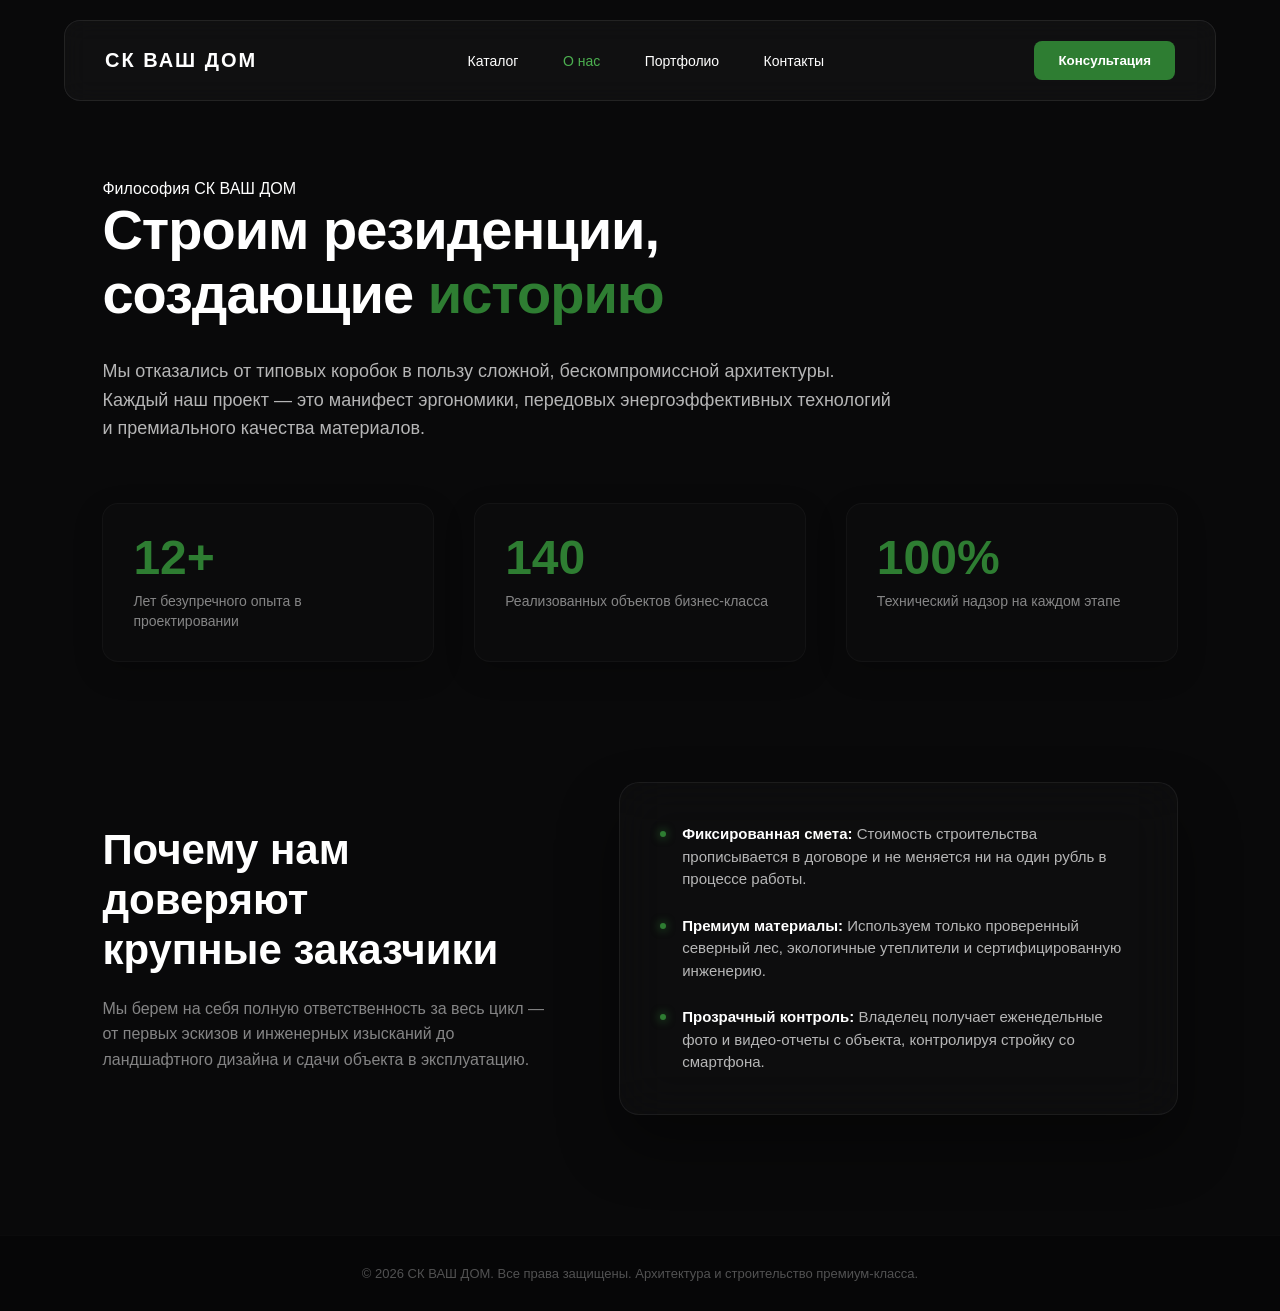
<file: about.html>
<!DOCTYPE html>
<html lang="ru">
<head>
    <meta charset="UTF-8">
    <meta name="viewport" content="width=device-width, initial-scale=1.0">
    <title>О компании — СК ВАШ ДОМ</title>
    <link rel="stylesheet" href="style.css">
</head>
<body class="portfolio-page-body dark-theme">

    <!-- Топ-панель навигации (Сквозная, как на всех страницах) -->
    <header class="header-glass dark-version">
        <div class="logo"><a href="index.html" class="logo-link">СК ВАШ ДОМ</a></div>
        <nav class="navigation">
            <a href="index.html#catalog" class="nav-link">Каталог</a>
            <a href="about.html" class="nav-link active">О нас</a>
            <a href="portfolio.html" class="nav-link">Портфолио</a>
            <a href="index.html#contacts" class="nav-link">Контакты</a>
        </nav>
        <!-- Автономный клик для мобилок, который мы вылизали -->
        <div class="burger-menu" id="burgerToggle" onclick="this.classList.toggle('active'); document.querySelector('.navigation').classList.toggle('active'); event.stopPropagation();">
            <span class="bar"></span>
            <span class="bar"></span>
            <span class="bar"></span>
        </div>
        <a href="https://vk.ru/sk.vashdom"><button class="btn-primary">Консультация</button></a>
    </header>

    <!-- Главный блок презентации бренда -->
    <section class="portfolio-hero">
        <div class="portfolio-container">
            <div class="portfolio-badge">Философия СК ВАШ ДОМ</div>
            <h1 class="portfolio-main-title">Строим резиденции,<br>создающие <span class="accent-green-text">историю</span></h1>
            <p class="about-lead-text">Мы отказались от типовых коробок в пользу сложной, бескомпромиссной архитектуры. Каждый наш проект — это манифест эргономики, передовых энергоэффективных технологий и премиального качества материалов.</p>
        </div>
    </section>

    <!-- Блок сочных премиум-показателей (Цифры) -->
    <section class="about-stats-section">
        <div class="portfolio-container">
            <div class="about-stats-grid">
                <div class="about-stat-card">
                    <span class="about-stat-num">12+</span>
                    <span class="about-stat-text">Лет безупречного опыта в проектировании</span>
                </div>
                <div class="about-stat-card">
                    <span class="about-stat-num">140</span>
                    <span class="about-stat-text">Реализованных объектов бизнес-класса</span>
                </div>
                <div class="about-stat-card">
                    <span class="about-stat-num">100%</span>
                    <span class="about-stat-text">Технический надзор на каждом этапе</span>
                </div>
            </div>
        </div>
    </section>

    <!-- Презентация стандартов качества (Плотное матовое стекло) -->
    <section class="about-standards-section">
        <div class="portfolio-container">
            <div class="standards-layout">
                
                <!-- Левая сторона: Смыслы -->
                <div class="standards-text-block">
                    <h2 class="standards-heading">Почему нам доверяют<br>крупные заказчики</h2>
                    <p class="standards-subheading">Мы берем на себя полную ответственность за весь цикл — от первых эскизов и инженерных изысканий до ландшафтного дизайна и сдачи объекта в эксплуатацию.</p>
                </div>

                <!-- Правая сторона: Роскошная стеклянная карточка -->
                <div class="standards-glass-card">
                    <ul class="standards-list">
                        <li>
                            <span class="list-bullet-dot"></span>
                            <p><strong>Фиксированная смета:</strong> Стоимость строительства прописывается в договоре и не меняется ни на один рубль в процессе работы.</p>
                        </li>
                        <li>
                            <span class="list-bullet-dot"></span>
                            <p><strong>Премиум материалы:</strong> Используем только проверенный северный лес, экологичные утеплители и сертифицированную инженерию.</p>
                        </li>
                        <li>
                            <span class="list-bullet-dot"></span>
                            <p><strong>Прозрачный контроль:</strong> Владелец получает еженедельные фото и видео-отчеты с объекта, контролируя стройку со смартфона.</p>
                        </li>
                    </ul>
                </div>

            </div>
        </div>
    </section>

    <!-- Подвал сайта -->
    <footer class="site-footer">
        <div class="footer-container">
            <p class="footer-copy">&copy; 2026 СК ВАШ ДОМ. Все права защищены. Архитектура и строительство премиум-класса.</p>
        </div>
    </footer>

</body>
</html>
</file>
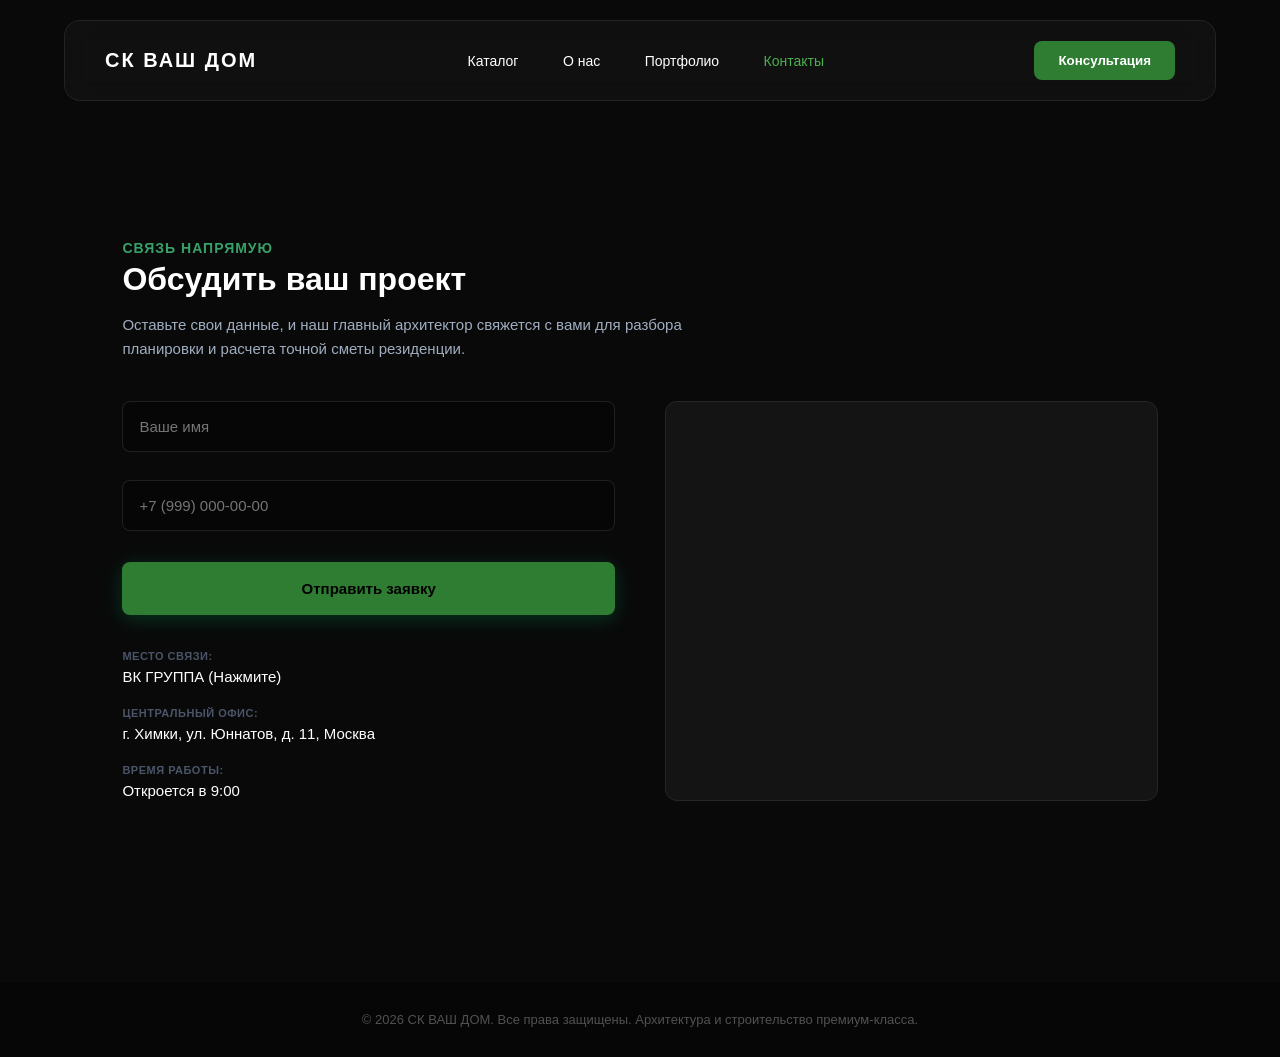
<file: contacts.html>
<!DOCTYPE html>
<html lang="ru">
<head>
    <meta charset="UTF-8">
    <meta name="viewport" content="width=device-width, initial-scale=1.0">
    <title>Контакты — СК ВАШ ДОМ</title>
    <link rel="stylesheet" href="style.css">
</head>
<body class="portfolio-page-body dark-theme">

    <!-- Топ-панель навигации (Сквозная для всего сайта) -->
    <header class="header-glass dark-version">
        <div class="logo"><a href="index.html" class="logo-link">СК ВАШ ДОМ</a></div>
        <nav class="navigation">
            <a href="index.html#catalog" class="nav-link">Каталог</a>
            <a href="about.html" class="nav-link">О нас</a>
            <a href="portfolio.html" class="nav-link">Портфолио</a>
            <a href="contacts.html" class="nav-link active">Контакты</a>
        </nav>
        <!-- Твой автономный бургер, который работает без сбоев -->
        <div class="burger-menu" id="burgerToggle" onclick="this.classList.toggle('active'); document.querySelector('.navigation').classList.toggle('active'); event.stopPropagation();">
            <span class="bar"></span>
            <span class="bar"></span>
            <span class="bar"></span>
        </div>
        <a href="https://vk.ru/sk.vashdom"><button class="btn-primary">Консультация</button></a>
    </header>

    <!-- Главный блок контактов -->
    <section class="contacts-page-section">
        <div class="portfolio-container">
   <!-- Главная секция контактов и формы -->
<div class="main-feedback-section">
    
    <!-- Верхний блок с заголовками -->
    <div class="feedback-header-block">
        <span class="feedback-subtitle">Связь напрямую</span>
        <h2 class="feedback-main-title">Обсудить ваш проект</h2>
        <p class="feedback-description">Оставьте свои данные, и наш главный архитектор свяжется с вами для разбора планировки и расчета точной сметы резиденции.</p>
    </div>

    <!-- ДВУХКОЛОНОЧНАЯ СЕТКА -->
    <div class="feedback-grid-container">
        
        <!-- ========================================================================= -->
        <!-- 1. ЛЕВАЯ КОЛОНКА (Форма анкеты + Текстовые контакты в самом низу) -->
        <!-- ========================================================================= -->
        <div class="feedback-left-column">
            
            <!-- Форма захвата (анкета) -->
            <form id="calcLeadForm" class="calc-submit-form" style="margin-bottom: 35px;">
                <input type="text" id="calcUserName" placeholder="Ваше имя" required class="calc-input" style="width:100%; margin-bottom:12px; box-sizing:border-box;">
                <input type="tel" id="calcUserPhone" placeholder="+7 (999) 000-00-00" required class="calc-input" style="width:100%; margin-bottom:15px; box-sizing:border-box;">
                <button type="submit" class="btn-calc-submit" style="width:100%; box-sizing:border-box;">Отправить заявку</button>
            </form>

            <!-- Текстовые контакты (будут отображаться строго под анкетой слева) -->
            <div class="text-contacts-list">
                <div class="contact-text-item">
                    <span class="contact-text-label">МЕСТО СВЯЗИ:</span>
                    <a href="https://vk.ru/sk.vashdom" class="contact-text-value">ВК ГРУППА (Нажмите)</a>
                </div>

                <div class="contact-text-item">
                    <span class="contact-text-label">ЦЕНТРАЛЬНЫЙ ОФИС:</span>
                    <p class="contact-text-value">г. Химки, ул. Юннатов, д. 11, Москва</p>
                </div>

                <div class="contact-text-item">
                    <span class="contact-text-label">ВРЕМЯ РАБОТЫ:</span>
                    <p class="contact-text-value">Откроется в 9:00</p>
                </div>
            </div>

        </div> <!-- КРИТИЧЕСКИ ВАЖНО: КОНЕЦ ЛЕВОЙ КОЛОНКИ -->

        <!-- ========================================================================= -->
        <!-- 2. ПРАВАЯ КОЛОНКА (Только карта, стоит напротив анкеты справа) -->
        <!-- ========================================================================= -->
        <div class="feedback-right-map-column">
            <iframe src="https://yandex.ru/map-widget/v1/?um=constructor%3Ac89b801d9ea30cec030c2c495d9890a23a6b76fe5142abfc5ab99b317c0b161a&amp;source=constructor" frameborder="0" allowfullscreen="true" class="yandex-page-map"></iframe>
        </div>

    </div> <!-- Конец двухколоночной сетки -->

</div>



            </div>
        </div>
    </section>

    <!-- Подвал сайта -->
    <footer class="site-footer">
        <div class="footer-container">
            <p class="footer-copy">&copy; 2026 СК ВАШ ДОМ. Все права защищены. Архитектура и строительство премиум-класса.</p>
        </div>
    </footer>

    <script src="script.js"></script>
</body>
</html>
</file>
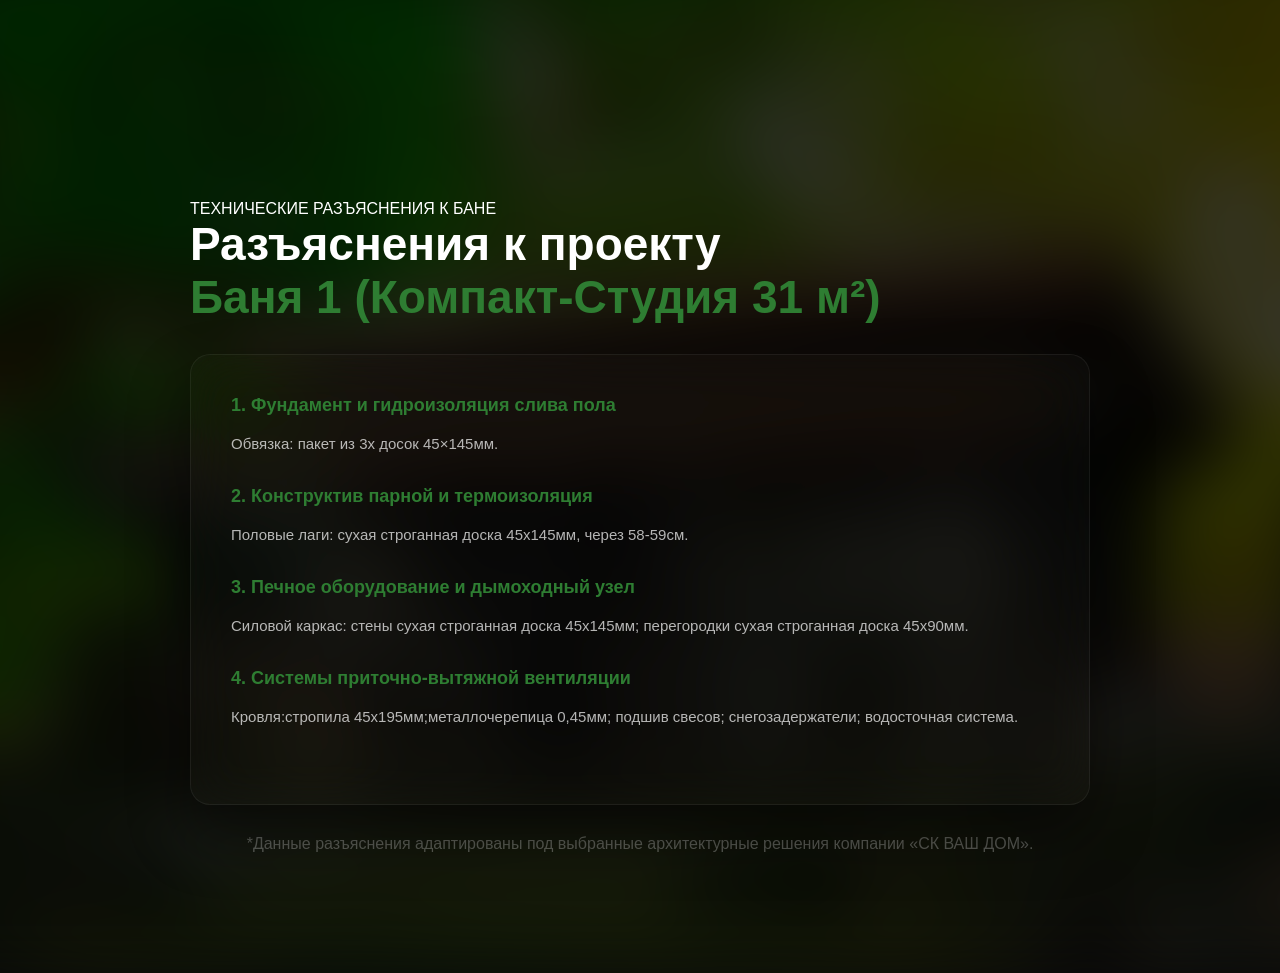
<file: info.html>
<!DOCTYPE html>
<html lang="ru">
<head>
    <meta charset="UTF-8">
    <meta name="viewport" content="width=device-width, initial-scale=1.0">
    <title>Разъяснения к проекту — СК ВАШ ДОМ</title>
    <link rel="stylesheet" href="style.css">
</head>
<body class="portfolio-page-body dark-theme" style="position: relative;">

    <!-- Сверхтехнологичный размытый премиум-фон (картинка подставится через JS) -->
    <div class="info-bg-blur" id="infoDynamicBg"></div>

    <section class="project-detail-section">
        <div class="portfolio-container" style="max-width: 900px; margin: 0 auto; padding-top: 40px;">
            
            <div class="portfolio-badge" id="infoTopBadge">Техническая документация</div>
            <h1 class="detail-title" style="margin-bottom: 30px;">Разъяснения к проекту <br><span class="accent-green-text" id="infoProjectName">Загрузка...</span></h1>
            
            <!-- Стеклянная карточка спецификаций -->
            <div class="standards-glass-card">
                
                <!-- Блок 1 -->
                <div class="calc-step-group" style="margin-bottom: 30px;">
                    <label class="step-label" style="color: var(--accent-green); font-size: 18px;" id="blockTitle1">1. Основание и фундамент</label>
                    <p style="color: rgba(255,255,255,0.7); line-height: 1.6; font-size: 15px; margin-top: 10px;" id="blockText1">
                        Загрузка технических данных...
                    </p>
                </div>

                <!-- Блок 2 -->
                <div class="calc-step-group" style="margin-bottom: 30px;">
                    <label class="step-label" style="color: var(--accent-green); font-size: 18px;" id="blockTitle2">2. Конструктив стен и каркас</label>
                    <p style="color: rgba(255,255,255,0.7); line-height: 1.6; font-size: 15px; margin-top: 10px;" id="blockText2">
                        Загрузка технических данных...
                    </p>
                </div>

                <!-- Блок 3 -->
                <div class="calc-step-group" style="margin-bottom: 30px;">
                    <label class="step-label" style="color: var(--accent-green); font-size: 18px;" id="blockTitle3">3. Кровля и остекление</label>
                    <p style="color: rgba(255,255,255,0.7); line-height: 1.6; font-size: 15px; margin-top: 10px;" id="blockText3">
                        Загрузка технических данных...
                    </p>
                </div>

                <!-- Блок 4 -->
                <div class="calc-step-group">
                    <label class="step-label" style="color: var(--accent-green); font-size: 18px;" id="blockTitle4">4. Инженерное обеспечение</label>
                    <p style="color: rgba(255,255,255,0.7); line-height: 1.6; font-size: 15px; margin-top: 10px;" id="blockText4">
                        Загрузка технических данных...
                    </p>
                </div>

            </div>

            <p class="plan-note" style="margin-top: 30px; text-align: center; color: rgba(255,255,255,0.3);">*Данные разъяснения адаптированы под выбранные архитектурные решения компании «СК ВАШ ДОМ».</p>
        </div>
    </section>

       <!-- УМНЫЙ ДВИЖОК ИНДИВИДУАЛЬНЫХ СПЕЦИФИКАЦИЙ ДЛЯ 20 ПРОЕКТОВ -->
    <script>
         
        document.addEventListener('DOMContentLoaded', () => {
            // 1. Получаем ID проекта из адресной строки
            const urlParams = new URLSearchParams(window.location.search);
            const projectId = parseInt(urlParams.get('id')) || 1;

            // 2. БАЗА ДАННЫХ С ИНДИВИДУАЛЬНЫМИ ТЕКСТАМИ ПОД КАЖДЫЙ ДОМ И БАНЮ
             const SPEC_DATABASE = {
               1: {
                    name: 'Баня 1 (Компакт-Студия 31 м²)',
                    bg: 'img/1.jpg',
                    b1: 'Обвязка: пакет из 3х досок 45×145мм.',
                    b2: 'Половые лаги: сухая строганная доска 45х145мм, через 58-59см.',
                    b3: 'Силовой каркас: стены сухая строганная доска 45х145мм; перегородки сухая строганная доска 45х90мм.',
                    b4: 'Кровля:стропила 45х195мм;металлочерепица 0,45мм; подшив свесов; снегозадержатели; водосточная система.'
                },
                2: {
                    name: 'Баня 2 (A-Frame Лаунж 42.2 м²)',
                    bg: 'img/2.jpg',
                    b1: 'Усиленный свайный фундамент под высокую треугольную кровлю. Двойная гидроизоляция обвязочного контура.',
                    b2: 'А-фрейм каркас с шагом стропил 590 мм. Перекрестное утепление 200 мм под круглогодичное использование.',
                    b3: 'Панорамное фасадное остекление в пол (закаленное стекло 6 мм). Кровля — кликфальц PRO Anthracite.',
                    b4: 'Вентиляция «Басту». Чугунная печь-камин в облицовке из змеевика для мягкого пара.'
                },
                3: {
                    name: 'Баня 3 (Эргономик-Классик 31.1 м²)',
                    bg: 'img/3.jpg',
                    b1: 'Железобетонные забивные сваи 150х150 мм. Обвязка пакетом сухой строганой доски.',
                    b2: 'Традиционный силовой каркас. Раздельные зоны парной и мойки по 4.2 м² для максимального комфорта.',
                    b3: 'Металлочерепица Grand Line Satin 0.5 мм. Окна REHAU 60мм с энергосбережением.',
                    b4: 'Раздельные проливные полы в моечной. Печь «Гейзер 2014» с закрытой каменкой.'
                },
                4: {
                    name: 'Баня 4 (Арктика с Тамбуром 29.5 м²)',
                    bg: 'img/4.jpg',
                    b1: 'Ж/б сваи с углублением на 3 метра. Полная ветрозащитная изоляция цокольного перекрытия.',
                    b2: 'Утепление 200 мм. Наличие теплого тамбура (2 м²), отсекающего холодный воздух с улицы зимой.',
                    b3: 'Мягкая кровля Shinglas (тихий купол). Пятикамерные морозостойкие окна REHAU 70 мм.',
                    b4: 'Кухня и гостиная разделены на зоны по 9 м². Печь с выносным экраном в комнату отдыха.'
                },
                5: {
                    name: 'Баня 5 (Премиум SPA-Комплекс 46.8 м²)',
                    bg: 'img/5.jpg',
                    b1: 'Монолитная ж/б плита с интегрированными теплыми полами во всех влажных зонах.',
                    b2: 'Каркас премиум-класса. Гигантская парная (7.3 м²) и наличие отдельного сухого гардероба (3.1 м²).',
                    b3: 'Премиальный кликфальц Line. Мультифункциональное остекление с зеркальной тонировкой.',
                    b4: 'Профессиональная вентиляция. Элитная печь в талькомагнезите с автоматическим генератором пара.'
                },
                6: {
                    name: 'Дом Проект "S" (Семейный коттедж 64.43 м²)',
                    bg: 'img/6.jpg',
                    b1: 'Забивные ж/б сваи 150х150 мм. Опорные столбы террасы оборудованы компенсаторами усадки.',
                    b2: 'Две изолированные спальни (9.5 и 8.3 м²). Наличие выделенной бойлерной/техпомещения (1.75 м²).',
                    b3: 'Металлочерепица Grand Line 0.5 мм. Окна REHAU Grazio 70 мм (немецкая фурнитура Roto).',
                    b4: 'Скрытая разводка труб водоснабжения Rehau полиэтилен. Электрика ГОСТ в металлорукаве.'
                },
                7: {
                    name: 'Дом Проект "M" (Брус-Экстра 65.62 м²)',
                    bg: 'img/7.jpg',
                    b1: 'Усиленный фундамент из ж/б свай под массивные деревянные стены. Межвенцовый утеплитель — джут.',
                    b2: 'Стены из профилированного бруса камерной сушки 140х190 мм. Огромная общая дневная зона (19.57 м²).',
                    b3: 'Кликфальц Грандлайн. Окна ПВХ с обсадными коробками (окосячкой) для защиты от усадки.',
                    b4: 'Возможность установки печи-камина в гостиной. Скрытая разводка электрики в чашах бруса.'
                },
                8: {
                    name: 'Дом Проект "L" (Крестообразный Хай-Тек 55.7 м²)',
                    bg: 'img/8.jpg',
                    b1: 'Свайно-ростверковый ж/б фундамент. Абсолютно плоская кровля с внутренним водостоком.',
                    b2: 'Необычная крестообразная планировка. Огромный санузел (6.72 м²) и выделенная кухонная ниша.',
                    b3: 'Полимерная мембрана на кровле Logicroof. Окна REHAU Intelio 80 мм (максимальная тишина).',
                    b4: 'Подготовка под водяные теплые полы по всей площади. Щит Schneider Electric автоматика.'
                },
                9: {
                    name: 'Дом Проект "XL" (Люкс Вилла 61.52 м²)',
                    bg: 'img/9.jpg',
                    b1: 'Монолитный фундамент. Две независимые террасы: гостевая (9.3 м²) и приватная кофейная (4.5 м²).',
                    b2: 'Hi-Tech каркас 200 мм. Две раздельные спальни (12.3 и 8.6 м²), разнесенные по разным краям дома.',
                    b3: 'Премиальный фальцевый профиль. Энергоэффективные панорамные стеклопакеты с аргоном.',
                    b4: 'Полноценная ванна в санузле 6.72 м². Подготовка под установку умного дома и кондиционирования.'
                },
                10: {
                    name: 'Дом Скандинавский A-Frame (46 м²)',
                    bg: 'img/10.jpg',
                    b1: 'Свайное поле с усиленной обвязкой двутавровыми балками для компенсации ветровых нагрузок.',
                    b2: 'Треугольный каркас, высота конька 6 метров. Наличие спальной антресоли (второго света) на 10 м².',
                    b3: 'Кликфальц PRO 0.5 мм от конька до земли. Трапециевидное теплое остекление фасада.',
                    b4: 'Конвекторная система отопления. Компактная разводка ХВС/ГВС под лестничным маршем.'
                }
            };

            // Заглушка для проектов 11-20 (подтягивают данные базовых линеек)
            for (let i = 11; i <= 20; i++) {
                if (i === 11 || i === 14 || i === 16 || i === 18 || i === 20) {
                    SPEC_DATABASE[i] = { name: `Премиум-Резиденция №${i}`, bg: `img/${i}.jpg`, b1: SPEC_DATABASE[8].b1, b2: SPEC_DATABASE[9].b2, b3: SPEC_DATABASE[8].b3, b4: SPEC_DATABASE[9].b4 };
                } else if (i === 12 || i === 15) {
                    SPEC_DATABASE[i] = { name: `Элитное Шале №${i}`, bg: `img/${i}.jpg`, b1: SPEC_DATABASE[7].b1, b2: SPEC_DATABASE[7].b2, b3: SPEC_DATABASE[7].b3, b4: SPEC_DATABASE[7].b4 };
                } else if (i === 13 || i === 19) {
                    SPEC_DATABASE[i] = { name: `SPA-Комплекс №${i}`, bg: `img/${i}.jpg`, b1: SPEC_DATABASE[5].b1, b2: SPEC_DATABASE[5].b2, b3: SPEC_DATABASE[5].b3, b4: SPEC_DATABASE[5].b4 };
                } else {
                    SPEC_DATABASE[i] = { name: `Загородный Коттедж №${i}`, bg: `img/${i}.jpg`, b1: SPEC_DATABASE[6].b1, b2: SPEC_DATABASE[6].b2, b3: SPEC_DATABASE[6].b3, b4: SPEC_DATABASE[6].b4 };
                }
            }

            // 3. Вытаскиваем нужный объект из нашей текстовой базы
            const currentItem = SPEC_DATABASE[projectId] || SPEC_DATABASE[1];

            // 4. ДИНАМИЧЕСКИ ПЕРЕКРАШИВАЕМ РАЗМЫТЫЙ ФОН СТРАНИЦЫ
            const bgElement = document.getElementById('infoDynamicBg');
            if (bgElement) {
                bgElement.style.backgroundImage = `url('${currentItem.bg}')`;
            }

            // 5. ВЫВОДИМ ИНДИВИДУАЛЬНЫЙ ТЕКСТ НА ЭКРАН КЛИЕНТУ
            document.getElementById('infoProjectName').innerText = currentItem.name;
            document.getElementById('blockText1').innerText = currentItem.b1;
            document.getElementById('blockText2').innerText = currentItem.b2;
            document.getElementById('blockText3').innerText = currentItem.b3;
            document.getElementById('blockText4').innerText = currentItem.b4;

            // Корректируем заголовки блоков в зависимости от типа объекта (Дом или Баня)
            if (projectId <= 5 || projectId === 13) {
                document.getElementById('infoTopBadge').innerText = 'ТЕХНИЧЕСКИЕ РАЗЪЯСНЕНИЯ К БАНЕ';
                document.getElementById('blockTitle1').innerText = '1. Фундамент и гидроизоляция слива пола';
                document.getElementById('blockTitle2').innerText = '2. Конструктив парной и термоизоляция';
                document.getElementById('blockTitle3').innerText = '3. Печное оборудование и дымоходный узел';
                document.getElementById('blockTitle4').innerText = '4. Системы приточно-вытяжной вентиляции';
            } else {
                document.getElementById('infoTopBadge').innerText = 'ТЕХНИЧЕСКИЕ РАЗЪЯСНЕНИЯ К ДОМУ';
                document.getElementById('blockTitle1').innerText = '1. Основание и прочный фундамент';
                document.getElementById('blockTitle2').innerText = '2. Энергоэффективные ПМЖ-стены и перекрытия';
                document.getElementById('blockTitle3').innerText = '3. Оконные системы REHAU и кровельный пирог';
                document.getElementById('blockTitle4').innerText = '4. Отопление, щит автоматики и инженерия';
            }
        });
    </script>


</body>
</html>
</file>
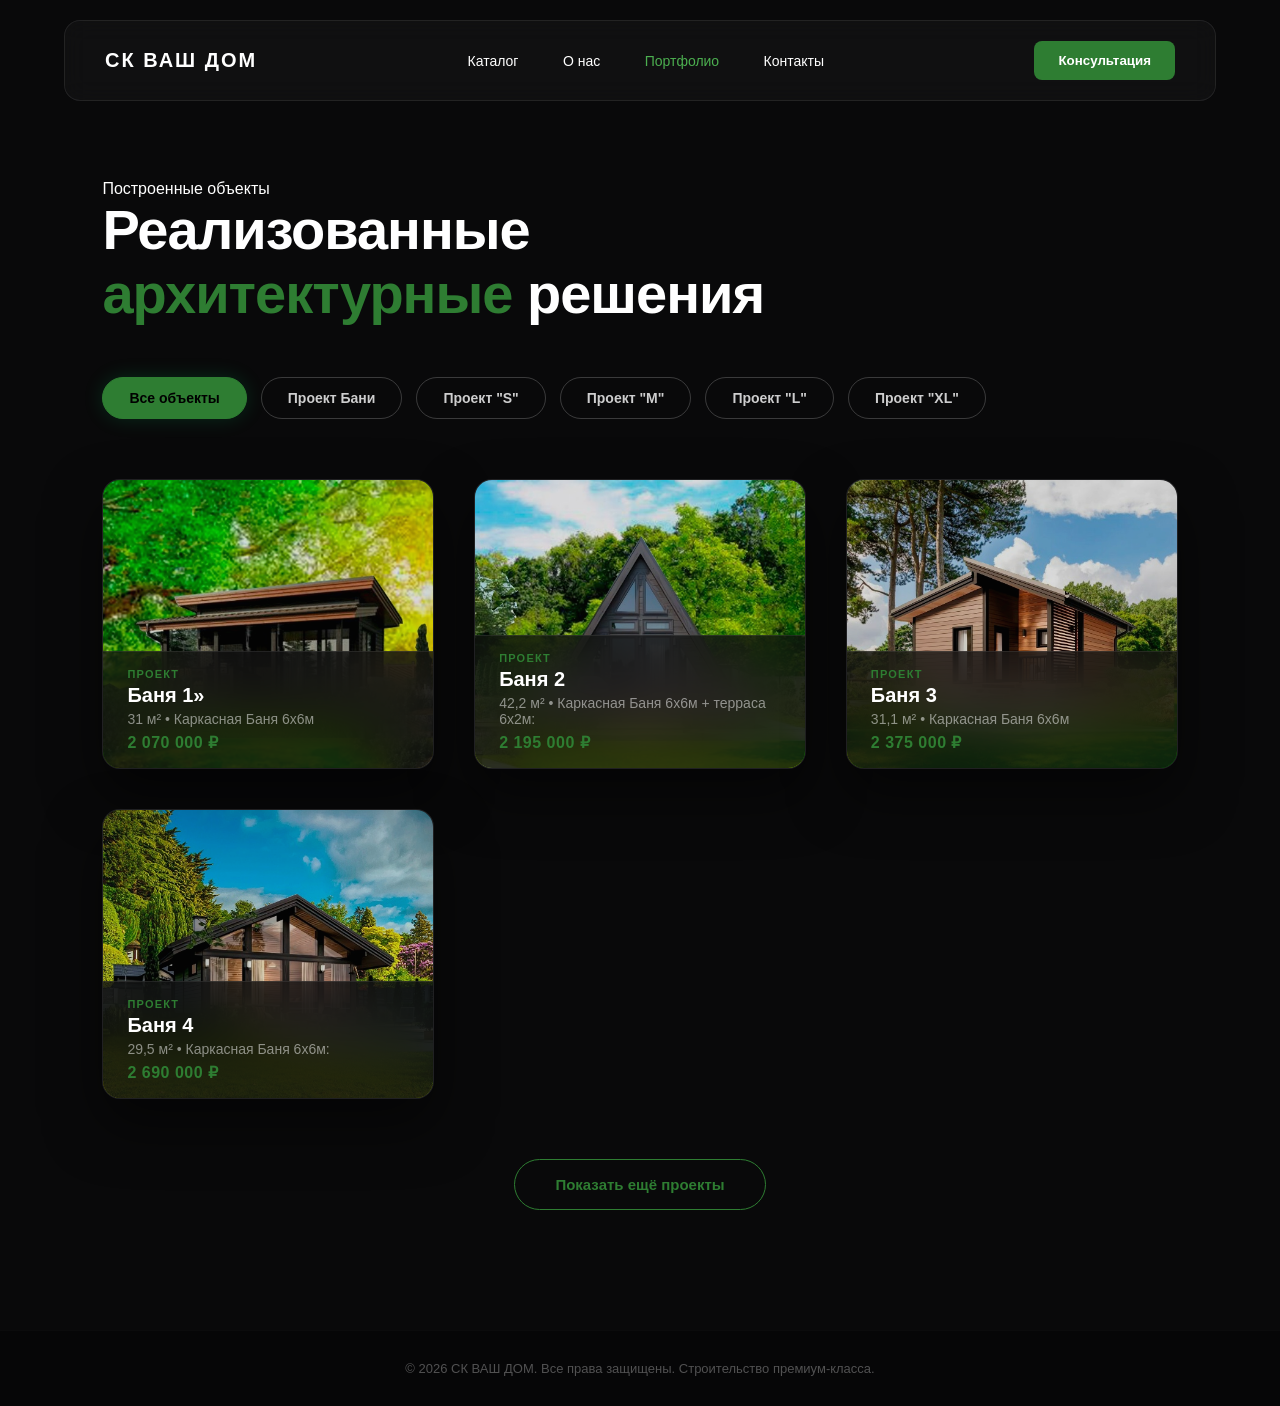
<file: portfolio.html>
<!DOCTYPE html>
<html lang="ru">
<head>
    <meta charset="UTF-8">
    <meta name="viewport" content="width=device-width, initial-scale=1.0">
    <title>Портфолио проектов — СК ВАШ ДОМ</title>
    <link rel="stylesheet" href="style.css">
</head>
<body class="portfolio-page-body dark-theme">

    <!-- Закрепленная премиальная шапка из плотного стекла -->
    <header class="header-glass dark-version">
        <div class="logo"><a href="index.html" class="logo-link">СК ВАШ ДОМ</a></div>
        <nav class="navigation">
            <a href="index.html#catalog" class="nav-link">Каталог</a>
            <a href="about.html" class="nav-link">О нас</a>
            <a href="portfolio.html" class="nav-link active">Портфолио</a>
            <a href="index.html#contacts" class="nav-link">Контакты</a>
        </nav>
               <!-- 🔥 Прямой клик для страницы портфолио -->
       <!-- Автономный клик для страницы портфолио -->
<div class="burger-menu" id="burgerToggle" onclick="this.classList.toggle('active'); document.querySelector('.navigation').classList.toggle('active'); event.stopPropagation();">
    <span class="bar"></span>
    <span class="bar"></span>
    <span class="bar"></span>
</div>


        <a href="https://vk.ru/sk.vashdom"><button class="btn-primary">Консультация</button></a>
    </header>

    <!-- Главный заголовок и кнопки фильтрации -->
    <section class="portfolio-hero">
        <div class="portfolio-container">
            <div class="portfolio-badge">Построенные объекты</div>
            <h1 class="portfolio-main-title">Реализованные<br><span class="accent-green-text">архитектурные</span> решения</h1>
            
                        <!-- Обновленные табы мгновенной сортировки -->
            <div class="portfolio-filters">
                <button class="filter-btn active" data-filter="all">Все объекты</button>
                <button class="filter-btn" data-filter="BATH">Проект Бани</button>
                <button class="filter-btn" data-filter="S">Проект "S"</button>
                <button class="filter-btn" data-filter="M">Проект "M"</button>
                <button class="filter-btn" data-filter="L">Проект "L"</button>
                <button class="filter-btn" data-filter="XL">Проект "XL"</button>
            </div>

        </div>
    </section>

    <!-- Сетка портфолио (JS автоматически выведет сюда дома) -->
    <section class="portfolio-grid-section">
        <div class="portfolio-container">
            <div class="portfolio-grid" id="portfolioGrid"></div>
            
            <!-- Управляющая кнопка подгрузки -->
            <div class="portfolio-load-more-container" id="loadMoreContainer">
                <button class="btn-load-more" id="loadMoreBtn">Показать ещё проекты</button>
            </div>
        </div>
    </section>
    <!-- Панель управления портфолио (Админка) -->
    <section class="admin-panel-section">
        <div class="portfolio-container">
            <div class="admin-glass-box">
                <h2 class="admin-title">Панель управления портфолио (Админка)</h2>
                <p class="admin-desc">Быстрое добавление нового построенного объекта в общую базу сайта без кодинга.</p>
                
                <form id="adminAddForm" class="admin-form">
                    <div class="admin-form-grid">
                        <input type="text" id="adminPrice" placeholder="Цена (н-р: 1 290 000 ₽)" required>
                        <input type="text" id="adminName" placeholder="Название (н-р: Вилла «Sky»)" required>
                        <input type="text" id="adminArea" placeholder="Площадь (н-р: 350 м²)" required>
                        <input type="text" id="adminGeo" placeholder="Локация (н-р: Новая Рига)" required>
                        <input type="text" id="adminImg" placeholder="Ссылка на фото (URL)" required>
                        
                        <select id="adminCategory" required>
                            <option value="" disabled selected>Выберите категорию</option>
                            <option value="BATH">Проект Бани</option>
                            <option value="S">'Проект "S"</option>
                            <option value="M">Проект "M"</option>
                            <option value="L">Проект "L"</option>
                            <option value="XL">Проект "XL"</option>
                        </select>
                    </div>
                    <button type="submit" class="btn-admin-submit">+ Добавить дом в портфолио</button>
                </form>
            </div>
        </div>
    </section>

    <!-- Чистый, зафиксированный подвал без текстовых хвостов -->
      <!-- Подвал сайта со скрытым входом для владельца -->
    <footer class="site-footer">
        <div class="footer-container">
            <!-- Клик по слову "2026" вызовет окно ввода пароля владельца -->
            <p class="footer-copy">&copy; <span id="secretAdminLogin" style="cursor: default; user-select: none;">2026</span> СК ВАШ ДОМ. Все права защищены. Строительство премиум-класса.</p>
        </div>
    </footer>


    <!-- Подключение логики -->
    <script src="script.js"></script>
</body>
</html>
</file>
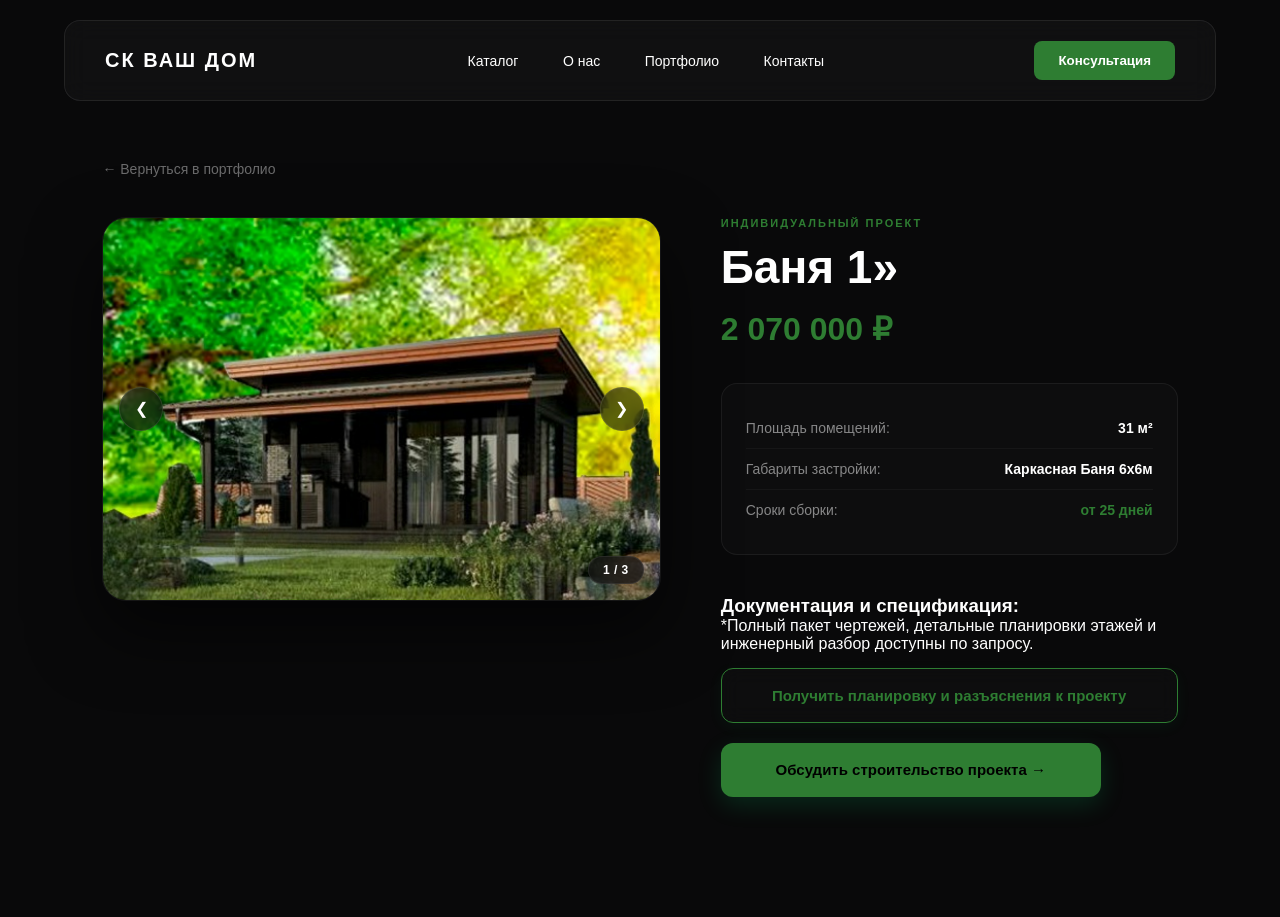
<file: project-detail.html>
<!DOCTYPE html>
<html lang="ru">
<head>
    <meta charset="UTF-8">
    <meta name="viewport" content="width=device-width, initial-scale=1.0">
    <title>Детали проекта — СК ВАШ ДОМ</title>
    <link rel="stylesheet" href="style.css">
</head>
<body class="portfolio-page-body dark-theme">

    <!-- Топ-панель навигации -->
    <header class="header-glass dark-version">
        <div class="logo"><a href="index.html" class="logo-link">СК ВАШ ДОМ</a></div>
        <nav class="navigation">
            <a href="index.html#catalog" class="nav-link">Каталог</a>
            <a href="about.html" class="nav-link">О нас</a>
            <a href="portfolio.html" class="nav-link">Портфолио</a>
            <a href="contacts.html" class="nav-link">Контакты</a>
        </nav>
        <div class="burger-menu" id="burgerToggle" onclick="this.classList.toggle('active'); document.querySelector('.navigation').classList.toggle('active'); event.stopPropagation();">
            <span class="bar"></span>
            <span class="bar"></span>
            <span class="bar"></span>
        </div>
        <a href="https://vk.ru/sk.vashdom"><button class="btn-primary">Консультация</button></a>
    </header>

    <!-- Основной контент карточки -->
    <section class="project-detail-section">
        <div class="portfolio-container">
            <a href="portfolio.html" class="btn-back-link">← Вернуться в портфолио</a>
            <div class="detail-layout">
                                <!-- Левая колонка: Интерактивный слайдер картинок и планов -->
                <div class="detail-media-block">
                    <div class="detail-main-img-box" style="position: relative;">
                        <!-- Кнопка Назад -->
                        <button class="slide-nav-btn prev-btn" id="prevSlide" onclick="changeSlide(-1)">&#10094;</button>
                        
                        <!-- Главное изображение (сюда будут подставляться фото и планы) -->
                        <img id="detailMainImg" src="" alt="Презентация проекта" class="detail-main-img">
                        
                        <!-- Кнопка Вперед -->
                        <button class="slide-nav-btn next-btn" id="nextSlide" onclick="changeSlide(1)">&#10095;</button>
                        
                        <!-- Индикатор слайдов (н-р: 1 / 3) -->
                        <div class="slide-counter" id="slideCounter">1 / 3</div>
                    </div>
                </div>

                <div class="detail-content-block">
                    <span class="detail-badge" id="detailTag">Проект</span>
                    <h1 class="detail-title" id="detailTitle">Загрузка...</h1>
                    <div class="detail-price-tag" id="detailPrice">0 ₽</div>
                    <div class="detail-params-glass">
                        <div class="param-row"><span class="param-label">Площадь помещений:</span><span class="param-value" id="detailArea">0 м²</span></div>
                        <div class="param-row"><span class="param-label">Габариты застройки:</span><span class="param-value" id="detailGeo">0х0м</span></div>
                        <div class="param-row"><span class="param-label">Сроки сборки:</span><span class="param-value" style="color:var(--accent-green);">от 25 дней</span></div>
                    </div>
                                         <!-- Блок документации в project-detail.html -->
                    <div class="detail-plan-block">
                        <h3 class="plan-heading">Документация и спецификация:</h3>
                        <p class="plan-note">*Полный пакет чертежей, детальные планировки этажей и инженерный разбор доступны по запросу.</p>
                        
                        <!-- 🔥 ИСПРАВЛЕНО: Скрипт вставит сюда ID автоматически при загрузке страницы -->
                        <a href="#" id="dynamicInfoLink" target="_blank" class="btn-more-details-link">
                            Получить планировку и разъяснения к проекту
                        </a>

                        <button class="btn-order-project" id="btnOrderProject" style="margin-top: 20px !important;">
                            Обсудить строительство проекта →
                        </button>
                    </div>

            </div>
        </div>
    </section>

    <!-- Всплывающее окно (Модалка) -->
    <div class="order-modal-overlay" id="orderModal">
        <div class="order-modal-glass">
            <span class="modal-close-btn" id="modalClose">&times;</span>
            <h3 class="modal-title">Заявка на расчет спецификации</h3>
            <p class="modal-desc">Оставьте телефон. Мы зафиксируем за вами стоимость материалов и пришлем детальную комплектацию.</p>
            <form id="modalLeadForm" class="modal-submit-form">
                <input type="text" id="modalName" placeholder="Ваше имя" required class="calc-input">
                <input type="tel" id="modalPhone" placeholder="+7 (999) 000-00-00" required class="calc-input">
                <button type="submit" class="btn-calc-submit">Зафиксировать стоимость</button>
            </form>
        </div>
    </div>

    <!-- Логика распределения данных -->
    <script>
                        document.addEventListener('DOMContentLoaded', () => {
            // 1. Считываем ID проекта из адресной строки браузера
            const urlParams = new URLSearchParams(window.location.search);
            const projectId = parseInt(urlParams.get('id')) || 1;

            // 2. База данных проектов (Массивы картинок и планов)
            const DATA = [
                { id: 1, category: 'BATH', name: 'Баня 1»', area: '31 м²', geo: 'Каркасная Баня 6х6м', price: '2 070 000 ₽', images: ['img/1.jpg', 'img/1(2).jpg', 'img/1(3).jpg' ] },
                { id: 2, category: 'BATH', name: 'Баня 2', area: '42,2 м²', geo: 'Каркасная Баня 6х6м + терраса 6х2м:', price: '2 195 000 ₽', images: ['img/2.jpg', 'img/2 (1).jpg', 'img/2 (3).jpg', 'img/2 (4).jpg'] },
                { id: 3, category: 'BATH', name: 'Баня 3', area: '31,1 м²', geo: 'Каркасная Баня 6х6м', price: '2 375 000 ₽', images: ['img/3.jpg', 'img/3(1).jpg', 'img/3 (2).jpg', 'img/3 (3).jpg'] },
                { id: 4, category: 'BATH', name: 'Баня 4', area: ' 29,5 м²', geo: 'Каркасная Баня 6х6м:', price: '2 690 000 ₽', images: ['img/4.jpg', 'img/4 (1).jpg'] },
                { id: 5, category: 'BATH', name: 'Баня 5', area: '46,8 м²', geo: 'Баня из клееного бруса 6х6м + терраса 2х6м', price: '3 570 000 ₽', images: ['img/5.jpg', 'img/5 (1).jpg', 'img/5 (2).jpg'] },
                { id: 6, category: 'S', name: 'Проект дома S -1', area: '72 м²', geo: 'Дом(6x9м + террасса 3х6м)', price: '2 520 000 ₽', images: ['img/6.jpg', 'img/6 (1).jpg', 'img/6 (2).jpg', 'img/6 (3).jpg'] },
                { id: 7, category: 'S', name: 'Проект дома S -2', area: '72 м²', geo: 'Дом в стиле барн (6x9м + террасса 3х6м)', price: '2 520 000 ₽', images: ['img/7.jpg', 'img/7 (1).jpg', 'img/7 (2).jpg', 'img/7 (3).jpg'] },
                { id: 8, category: 'S', name: 'Проект дома S -3', area: '64,5 м²', geo: 'Дом(6x9м, терраса 3х2,5м и 3х1м)', price: '2 370 000 ₽', images: ['img/8.jpg', 'img/8 (1).jpg' , 'img/8 (2).jpg', 'img/8 (3).jpg'] },
                { id: 9, category:  'S', name: 'Проект дома S -4', area: '67,5 м²', geo: 'Дом(6x9м, терраса 6х1,5м и 3х1,5м)', price: '2 370 000 ₽', images: ['img/9.jpg', 'img/9 (1).jpg', 'img/9 (2).jpg', 'img/9 (3).jpg'] },
                { id: 10, category: 'S', name: 'Проект дома S 5', area: '73,5 м²', geo: 'Дом 2эт в стиле A-фрейм.(7,5х6м), терраса и крыльцо (6х6м)', price: '2 275 000 ₽', images: ['img/10.jpg', 'img/10 (1).jpg', 'img/10 (2).jpg', 'img/10 (3).jpg', 'img/10 (4).jpg'] },
                { id: 11, category: 'M', name: 'Проект дома М -1', area:  '109,7 м²', geo: 'Дом(6x10,5м, терраса 10,5х4,25м и крыльцо 2х1м)', price: '3 535 000 ₽', images: ['img/11.jpg', 'img/11 (1).jpg', 'img/11 (2).jpg', 'img/11 (3).jpg'] },
                { id: 12, category: 'M', name: 'Проект дома М -2', area: '108 м²', geo: 'Дом в стиле барн (8x9м + террасса 8х3м)', price: '3 360 000 ₽', images: ['img/12.jpg', 'img/12 (1).jpg', 'img/12 (2).jpg', 'img/12 (3).jpg'] },
                { id: 13, category: 'L', name: 'Проект дома L-1', area: '135,2 м²', geo: 'Дом(8x13,9м + террасса 8х3м)', price: '4 930 000 ₽', images: ['img/13.jpg', 'img/13 (1).jpg', 'img/13 (2).jpg' , 'img/13 (3).jpg'] },
                { id: 14, category: 'L', name: 'Проект дома L-2', area: '143,1 м²', geo: 'Дом(9x12,9м + террасса 9х3м)', price: '5 185 000 ₽', images: ['img/14.jpg', 'img/14 (1).jpg', 'img/14 (2).jpg', 'img/14 (3).jpg'] },
                { id: 15, category: 'L', name: 'Проект дома L-3', area: '100 м²', geo: 'Дом(10x10м)', price: '4 000 000 ₽', images: ['img/15.jpg', 'img/15 (1).jpg', 'img/15 (2).jpg'] },
                { id: 16, category: 'L', name: 'Проект дома L-4', area: '108 м²', geo: 'Дом 1эт в стиле фахверк. (12x9м)', price: '7 560 000 ₽', images: ['img/16.jpg', 'img/16 (1).jpg', 'img/16 (2).jpg', 'img/16 (3).jpg'] },
                { id: 17, category: 'XL', name: 'Проект дома XL-1', area: '156 м²', geo: 'Дом 2эт(8x8,5м) с террасой 8х2,5м', price: '4 380 000 ₽', images: ['img/17.jpg', 'img/17 (1).jpg', 'img/17 (2).jpg', 'img/17 (3).jpg', 'img/17 (4).jpg'] },
                { id: 18, category: 'XL', name: 'Проект дома XL-2', area: '190 м²', geo: 'Дом 2эт(10x12,5м)', price: '7 600 000 ₽', images: ['img/18.jpg', 'img/18 (1).jpg' , 'img/18 (2).jpg' , 'img/18 (3).jpg'] },
                { id: 19, category: 'XL', name: 'Проект дома XL-3', area: '263,5 м²', geo: 'дом 2эт(13,5x8,5м) с террасой 13,5х2х5м', price: '7 426 000 ₽', images: ['img/19.jpg', 'img/19 (1).jpg', 'img/19 (2).jpg', 'img/19 (3).jpg', 'img/19 (4).jpg'] },
                { id: 20, category: 'L', name: 'Проект дома L-5', area: ' 99,21 м²', geo: 'Проект дома L-5', price: '3 500 000 ₽', images: ['img/20.jpg', 'img/20 (1).jpg', 'img/20(2).jpg', 'img/20 (3).jpg'] }
            ];

            // 🔥 ИСПРАВЛЕНО: Теперь, если ID не найден, берем строго первый элемент массива, а не всю коллекцию DATA
            const currentItem = DATA.find(p => p.id === projectId) || DATA[0];

            // Управление слайдером картинок
            let currentSlideIndex = 0;
            const projectImages = currentItem.images || ['img/1.jpg'];

            window.changeSlide = (direction) => {
                currentSlideIndex += direction;
                if (currentSlideIndex >= projectImages.length) currentSlideIndex = 0;
                if (currentSlideIndex < 0) currentSlideIndex = projectImages.length - 1;
                updateSliderDisplay();
            };

            const updateSliderDisplay = () => {
                const mainImg = document.getElementById('detailMainImg');
                const counter = document.getElementById('slideCounter');
                if (mainImg && counter) {
                    mainImg.src = projectImages[currentSlideIndex];
                    counter.innerText = `${currentSlideIndex + 1} / ${projectImages.length}`;
                    
                    // Конфигурация отображения планов на белом фоне
                    if (currentSlideIndex > 0) {
                        mainImg.style.backgroundColor = '#FFFFFF';
                        mainImg.style.objectFit = 'contain';
                    } else {
                        mainImg.style.backgroundColor = 'transparent';
                        mainImg.style.objectFit = 'cover';
                    }
                }
            };

            // Раскладываем текстовые параметры по тегам
            document.getElementById('detailTitle').innerText = currentItem.name;
            document.getElementById('detailPrice').innerText = currentItem.price;
            document.getElementById('detailArea').innerText = currentItem.area;
            document.getElementById('detailGeo').innerText = currentItem.geo;
                        // 🔥 ДОБАВЛЕНО: Привязываем ID к ссылке на разъяснения
            const infoLink = document.getElementById('dynamicInfoLink');
            if (infoLink) {
                infoLink.href = `info.html?id=${currentItem.id}`;
            }

            
            let tagText = 'Индивидуальный проект';
            if (currentItem.category === 'hitech') tagText = 'Архитектура Hi-Tech';
            if (currentItem.category === 'chalet') tagText = 'Премиальное Шале';
            if (currentItem.category === 'baths' || currentItem.category === 'spa') tagText = 'SPA-Комплекс / Баня';
            document.getElementById('detailTag').innerText = tagText;

            // Первый запуск слайдера
            updateSliderDisplay();

            // Модальное окно
            const modal = document.getElementById('orderModal');
            const btnOrder = document.getElementById('btnOrderProject');
            const btnClose = document.getElementById('modalClose');
            if(btnOrder && modal && btnClose) {
                btnOrder.addEventListener('click', () => modal.classList.add('active'));
                btnClose.addEventListener('click', () => modal.classList.remove('active'));
            }
        });

    </script>
</body>
</html>
</file>
<file: style.css>
/* Полностью убираем вылеты элементов и боковую черную полосу на смартфонах */
html, body {
    max-width: 100% !important;
    overflow-x: hidden !important;
    position: relative;
    margin: 0;
    padding: 0;
    scroll-behavior: smooth !important; /* Включает плавный премиальный скролл по всему сайту */
}


/* Базовые сбросы и переменные бренда */
:root {
    --bg-black: #0d0f0e;
    --text-white: #ffffff;
    --accent-green: #2e7d32;
    --accent-green-glow: #4caf50;
    --glass-bg: rgba(255, 255, 255, 0.03);
    --glass-border: rgba(255, 255, 255, 0.08);
    --glass-blur: blur(12px);
}

* {
    margin: 0;
    padding: 0;
    box-sizing: border-box;
}

body {
    font-family: 'Montserrat', sans-serif;
    background-color: var(--bg-black);
    color: var(--text-white);
    overflow-x: hidden;
    scroll-behavior: smooth;
}

.container {
    max-width: 1440px;
    margin: 0 auto;
    padding: 0 40px;
}

/* Эффект матового стекла (Glassmorphism) */
.header-glass {
    position: fixed;
    top: 20px;
    left: 50%;
    transform: translateX(-50%);
    width: 90%;
    max-width: 1360px;
    display: flex;
    justify-content: space-between;
    align-items: center;
    padding: 20px 40px;
    background: var(--glass-bg);
    backdrop-filter: var(--glass-blur);
    -webkit-backdrop-filter: var(--glass-blur);
    border: 1px solid var(--glass-border);
    border-radius: 16px;
    z-index: 1000;
}

.logo {
    font-weight: 700;
    font-size: 20px;
    letter-spacing: 2px;
}

.navigation .nav-link {
    color: var(--text-white);
    text-decoration: none;
    margin: 0 20px;
    font-size: 14px;
    transition: color 0.3s;
}

.navigation .nav-link:hover, .navigation .nav-link.active {
    color: var(--accent-green-glow);
}

/* Кнопки */
.btn-primary {
    background: var(--accent-green);
    color: white;
    border: none;
    padding: 12px 24px;
    border-radius: 8px;
    cursor: pointer;
    font-weight: 600;
    transition: background 0.3s, box-shadow 0.3s;
}

.btn-primary:hover {
    background: var(--accent-green-glow);
    box-shadow: 0 0 15px rgba(76, 175, 80, 0.4);
}

/* Главный экран */
/* Главный экран */
.hero-section {
    position: relative;
    height: 100vh;
    display: flex;
    align-items: center;
    padding-left: 10%;
    overflow: hidden; /* Чтобы картинка не вылезала за границы экрана */
}

/* Стили для фоновой картинки, чтобы она растягивалась как надо */
.hero-bg-img {
    position: absolute;
    top: 0;
    left: 0;
    width: 100%;
    height: 100%;
    object-fit: cover; /* Аналог background-size: cover */
    object-position: center;
    z-index: 0; /* Отправляем на самый задний план */
}


.hero-overlay {
    position: absolute;
    top: 0; left: 0; width: 100%; height: 100%;
    background: linear-gradient(90deg, rgba(13,15,14,0.9) 30%, rgba(13,15,14,0.4) 100%);
    z-index: 1;
}

.hero-content {
    position: relative;
    z-index: 2;
    max-width: 600px;
}

.hero-title {
    font-size: 56px;
    font-weight: 700;
    line-height: 1.2;
    margin-bottom: 20px;
}

.text-gradient {
    color: var(--accent-green-glow);
}

.hero-subtitle {
    font-size: 18px;
    font-weight: 300;
    margin-bottom: 40px;
    opacity: 0.8;
}

.btn-scroll {
    color: white;
    text-decoration: none;
    border-bottom: 2px solid var(--accent-green);
    padding-bottom: 5px;
    transition: color 0.3s;
}

.btn-scroll:hover {
    color: var(--accent-green-glow);
}

/* Секция Каталога */
.catalog-section {
    padding: 100px 0;
}

.section-title {
    font-size: 36px;
    margin-bottom: 40px;
    font-weight: 600;
}

.filter-bar-glass {
    display: inline-flex;
    background: var(--glass-bg);
    backdrop-filter: var(--glass-blur);
    border: 1px solid var(--glass-border);
    padding: 8px;
    border-radius: 12px;
    margin-bottom: 50px;
}

.filter-btn {
    background: transparent;
    border: none;
    color: white;
    padding: 10px 24px;
    border-radius: 8px;
    cursor: pointer;
    font-family: inherit;
    transition: background 0.3s;
}

.filter-btn.active {
    background: var(--accent-green);
}

/* Сетка карточек */
.catalog-grid {
    display: grid;
    grid-template-columns: repeat(auto-fill, minmax(450px, 1fr));
    gap: 30px;
}

.project-card {
    position: relative;
    height: 400px;
    border-radius: 20px;
    overflow: hidden;
    border: 1px solid var(--glass-border);
}

.card-img {
    width: 100%;
    height: 100%;
    background-size: cover;
    background-position: center;
    transition: transform 0.5s;
}

.project-card:hover .card-img {
    transform: scale(1.05);
}

.card-info-glass {
    position: absolute;
    bottom: 20px;
    left: 55%;
    transform: translateX(-50%);
    width: 90%;
    background: rgba(13, 15, 14, 0.6);
    backdrop-filter: var(--glass-blur);
    -webkit-backdrop-filter: var(--glass-blur);
    border: 1px solid var(--glass-border);
    padding: 20px;
    border-radius: 14px;
}

.card-info-glass h3 {
    font-size: 20px;
    margin-bottom: 5px;
}

.card-info-glass p {
    font-size: 14px;
    opacity: 0.7;
    margin-bottom: 10px;
}

.card-price {
    color: var(--accent-green-glow);
    font-weight: 600;
}
/* Дополнительные стили для аккуратного каталога */
.catalog-header {
    margin-bottom: 35px;
}

.catalog-header .section-subtitle {
    opacity: 0.6;
    font-size: 16px;
    margin-top: 10px;
    font-weight: 300;
}

.catalog-grid {
    display: grid;
    grid-template-columns: repeat(auto-fit, minmax(380px, 1fr));
    gap: 40px;
    margin-bottom: 50px;
}

.card-tag {
    display: inline-block;
    font-size: 11px;
    text-transform: uppercase;
    letter-spacing: 1px;
    background: rgba(46, 125, 50, 0.2);
    color: var(--accent-green-glow);
    padding: 4px 10px;
    border-radius: 4px;
    margin-bottom: 10px;
    border: 1px solid rgba(76, 175, 80, 0.3);
}

.card-specs {
    font-size: 13px !important;
    margin-bottom: 20px !important;
}

.card-footer {
    display: flex;
    justify-content: space-between;
    align-items: center;
    border-top: 1px solid rgba(255,255,255,0.1);
    padding-top: 15px;
}

.card-link {
    color: var(--text-white);
    text-decoration: none;
    font-size: 14px;
    font-weight: 600;
    transition: color 0.3s;
}

.card-link:hover {
    color: var(--accent-green-glow);
}

/* Кнопка "Смотреть все" */
.catalog-more-action {
    text-align: center;
    margin-top: 60px;
}

.btn-secondary-glass {
    display: inline-block;
    padding: 18px 40px;
    background: var(--glass-bg);
    border: 1px solid var(--glass-border);
    backdrop-filter: var(--glass-blur);
    color: var(--text-white);
    text-decoration: none;
    border-radius: 12px;
    font-weight: 600;
    letter-spacing: 0.5px;
    transition: all 0.3s;
}

.btn-secondary-glass:hover {
    background: rgba(255,255,255,0.08);
    border-color: var(--accent-green-glow);
    box-shadow: 0 0 20px rgba(76, 175, 80, 0.15);
}
/* Максимально четкие и сочные фоновые сферы без шумов */
.neon-bg-blobs {
    position: absolute;
    top: -120px;
    left: 0;
    width: 100%;
    height: 450px;
    overflow: hidden;
    z-index: 1;
    pointer-events: none;
    /* Включаем аппаратное ускорение для идеальной плавности */
    transform: translate3d(0,0,0); 
}

.blob {
    position: absolute;
    border-radius: 50%;
    /* Увеличиваем радиус размытия для идеальной мягкости переходов */
    filter: blur(120px); 
    opacity: 0.75;
    will-change: transform;
}

.blob-1 {
    top: -40px;
    left: 12%;
    width: 300px;
    height: 300px;
    background: linear-gradient(135deg, #bd7aff, #2563eb);
}

.blob-2 {
    top: -60px;
    right: 18%;
    width: 320px;
    height: 320px;
    background: linear-gradient(135deg, #00FF87, #60e611);
}

/* ШАПКА ПОВЫШЕННОГО КАЧЕСТВА (Ultra HD Glass) */
.glass-header {
    position: fixed;
    top: 0;
    left: 0;
    width: 100%;
    display: flex;
    justify-content: space-between;
    align-items: center;
    padding: 24px 8%;
    
    /* Оптимальный баланс темноты и прозрачности */
    background: rgba(15, 15, 15, 0.4); 
    
    /* Экстремальное сглаженное размытие (Apple Premium Look) */
    backdrop-filter: blur(50px) saturate(200%);
    -webkit-backdrop-filter: blur(50px) saturate(200%);
    
    /* Двойной контур (внутренний светлый и внешний темный) для эффекта объема */
    box-shadow: 
        inset 0 1px 0 0 rgba(255, 255, 255, 0.15),
        0 1px 0 0 rgba(0, 0, 0, 0.5);
    border: none;
    
    /* Улучшение рендеринга шрифтов поверх стекла */
    -webkit-font-smoothing: antialiased;
    -moz-osx-font-smoothing: grayscale;
    
    z-index: 1000;
    transition: all 0.6s cubic-bezier(0.16, 1, 0.3, 1);
}
/* Затемняющий слой — чуть темнее, а размытие мягче */
.hero-overlay {
    position: absolute;
    top: 0;
    left: 0;
    width: 100%;
    height: 100%;
    
    /* Сделали подложку немного темнее (0.65 и 0.75 вместо 0.5 и 0.6) */
    background: linear-gradient(180deg, rgba(0,0,0,0.65) 0%, rgba(0,0,0,0.5) 50%, rgba(0,0,0,0.75) 100%);
    
    /* Уменьшили размытость до идеального баланса, чтобы дом был виден */
    backdrop-filter: blur(5px); 
    -webkit-backdrop-filter: blur(5px);
    
    z-index: 1;
}
/* Секция кастомного каталога */
.my-catalog-section {
    background: #0D0D0D; /* Абсолютный глубокий черный фон */
    padding: 90px 8%;
    position: relative;
    z-index: 5;
}

.my-catalog-container {
    width: 100%;
    max-width: 1300px;
    margin: 0 auto;
}

/* Сетка в два столбца, как в ВК */
.my-catalog-grid {
    display: grid;
    grid-template-columns: repeat(2, 1fr);
    gap: 32px; /* Идеальный баланс расстояния между проектами */
}

/* Основа вашей уникальной карточки */
.brand-card {
    position: relative;
    border-radius: 20px; /* Более мягкое, современное премиум-скругление */
    overflow: hidden;
    cursor: pointer;
    background: #141416;
    
    /* Тонкая, едва заметная базовая окантовка */
    border: 1px solid rgba(255, 255, 255, 0.04);
    box-shadow: 0 10px 40px rgba(0, 0, 0, 0.4);
    transition: transform 0.4s cubic-bezier(0.16, 1, 0.3, 1), border-color 0.4s ease, box-shadow 0.4s ease;
}

/* Контейнер изображения */
.brand-img-container {
    position: relative;
    width: 100%;
    aspect-ratio: 16 / 9.5; /* Идеальные пропорции для архитектурных рендеров */
    overflow: hidden;
}

.brand-img {
    width: 100%;
    height: 100%;
    object-fit: cover;
    transition: transform 0.6s cubic-bezier(0.16, 1, 0.3, 1);
}

/* 🔥 ЭФФЕКТ МАТОВОГО СТЕКЛА: Роскошная нижняя плашка */
.brand-glass-footer {
    position: absolute;
    bottom: 0;
    left: 0;
    width: 100%;
    display: flex;
    justify-content: space-between;
    align-items: center;
    padding: 20px 24px;
    
    /* Затемненное матовое стекло, перекрывающее низ фотографии */
    background: rgba(15, 15, 17, 0.65); 
    backdrop-filter: blur(20px) saturate(140%);
    -webkit-backdrop-filter: blur(20px) saturate(140%);
    
    /* Внутренний световой блик по верхней грани плашки */
    border-top: 1px solid rgba(255, 255, 255, 0.1); 
    transition: background 0.3s ease;
}

/* Заголовок внутри стекла */
.brand-title {
    color: #FFFFFF;
    font-size: 16px;
    font-weight: 600;
    letter-spacing: 0.5px;
    margin: 0;
}

/* Минималистичная стрелочка перехода */
.brand-arrow {
    color: rgba(255, 255, 255, 0.4);
    font-size: 18px;
    transition: transform 0.3s ease, color 0.3s ease;
}

/* ✨ ИНТЕРАКТИВ ПРИ НАВЕДЕНИИ (Дорогой отклик интерфейса) */
.brand-card:hover {
    transform: translateY(-5px);
    border-color: var(--accent-green); /* Включается чистая зеленая окантовка */
    box-shadow: 0 20px 40px rgba(0, 230, 118, 0.12); /* Зеленое мягкое свечение вниз */
}

.brand-card:hover .brand-img {
    transform: scale(1.03); /* Картинка за стеклом аккуратно приближается */
}

.brand-card:hover .brand-glass-footer {
    background: rgba(15, 15, 17, 0.8); /* Стекло становится чуть глубже */
}

.brand-card:hover .brand-arrow {
    color: var(--accent-green); /* Стрелочка загорается зеленым */
    transform: translateX(4px); /* И слегка смещается вправо, приглашая кликнуть */
}

/* Мобильная адаптация */
@media (max-width: 768px) {
    .my-catalog-grid {
        grid-template-columns: 1fr;
        gap: 20px;
    }
    .my-catalog-section {
        padding: 50px 4%;
    }
}
/* Стили для красивой презентации начала каталога */
.catalog-presentation {
    max-width: 800px;
    margin-bottom: 60px; /* Отступ до начала самих карточек */
    text-align: left;
}

/* Мелкий аккуратный верхний статус */
.presentation-badge {
    font-size: 11px;
    text-transform: uppercase;
    letter-spacing: 3px;
    color: var(--accent-green);
    margin-bottom: 16px;
    font-weight: 600;
}

/* Крупный дорогой заголовок */
.presentation-title {
    color: #FFFFFF;
    font-size: clamp(28px, 4vw, 42px);
    font-weight: 700;
    line-height: 1.2;
    margin-bottom: 18px;
    letter-spacing: -0.5px;
}

/* Фирменный зеленый акцент в названии */
.green-text, .green-dot {
    color: var(--accent-green);
}

/* Описание презентации */
.presentation-desc {
    color: rgba(255, 255, 255, 0.6);
    font-size: 16px;
    line-height: 1.6;
    max-width: 600px;
    margin-bottom: 30px;
}

/* Тонкая минималистичная разделительная линия */
.presentation-line {
    width: 60px;
    height: 2px;
    background: var(--accent-green);
    border-radius: 2px;
}
/* Секция Контактов */
.contacts-section {
    background: #0B0B0C; /* Еще более глубокий черный тон */
    padding: 100px 8%;
    border-top: 1px solid rgba(255, 255, 255, 0.03);
    position: relative;
    z-index: 5;
}

.contacts-container {
    width: 100%;
    max-width: 1300px;
    margin: 0 auto;
    display: grid;
    grid-template-columns: 1.1fr 0.9fr;
    gap: 60px;
    align-items: start;
}

.contacts-badge {
    font-size: 11px;
    text-transform: uppercase;
    letter-spacing: 3px;
    color: var(--accent-green);
    margin-bottom: 16px;
    font-weight: 600;
}

.contacts-title {
    color: #FFFFFF;
    font-size: clamp(28px, 4vw, 42px);
    font-weight: 700;
    margin-bottom: 20px;
}

.contacts-desc {
    color: rgba(255, 255, 255, 0.6);
    font-size: 16px;
    line-height: 1.6;
    max-width: 500px;
    margin-bottom: 40px;
}

/* Роскошная стеклянная форма */
.glass-contact-form {
    background: rgba(255, 255, 255, 0.02);
    backdrop-filter: blur(15px);
    -webkit-backdrop-filter: blur(15px);
    border: 1px solid rgba(255, 255, 255, 0.08); /* Чистая аккуратная окантовка */
    padding: 30px;
    border-radius: 16px;
    max-width: 500px;
    margin-bottom: 40px;
    transition: border-color 0.4s ease, box-shadow 0.4s ease;
}

.glass-contact-form:focus-within {
    border-color: var(--accent-green); /* Окантовка становится зеленой при заполнении */
    box-shadow: 0 10px 30px rgba(0, 230, 118, 0.08);
}

.form-group {
    margin-bottom: 20px;
}

.form-input {
    width: 100%;
    background: rgba(0, 0, 0, 0.3);
    border: 1px solid rgba(255, 255, 255, 0.1);
    padding: 16px 20px;
    border-radius: 8px;
    color: #FFFFFF;
    font-size: 15px;
    outline: none;
    transition: all 0.3s ease;
}

.form-input:focus {
    border-color: var(--accent-green);
    background: rgba(0, 0, 0, 0.5);
}

/* Кнопка отправки формы */
.btn-form-submit {
    width: 100%;
    background: var(--accent-green);
    color: #000000;
    border: none;
    padding: 16px;
    border-radius: 8px;
    font-size: 15px;
    font-weight: 600;
    cursor: pointer;
    transition: background 0.3s, transform 0.3s;
}

.btn-form-submit:hover {
    background: #00c864;
    transform: translateY(-2px);
}

/* Блок текстовых контактов */
.direct-contacts {
    display: flex;
    gap: 40px;
    flex-wrap: wrap;
}

.contact-item {
    display: flex;
    flex-direction: column;
    gap: 6px;
}

.contact-label {
    font-size: 12px;
    color: rgba(255, 255, 255, 0.4);
    text-transform: uppercase;
    letter-spacing: 1px;
}

.contact-value {
    color: #FFFFFF;
    font-size: 16px;
    text-decoration: none;
    font-weight: 500;
    transition: color 0.3s;
}

a.contact-value:hover {
    color: var(--accent-green);
}

/* Интеграция карты */
.contacts-map-block {
    width: 100%;
    height: 100%;
    min-height: 450px;
}

.map-wrapper {
    width: 100%;
    height: 480px;
    border-radius: 20px;
    overflow: hidden;
    border: 1px solid rgba(255, 255, 255, 0.05);
    box-shadow: 0 20px 50px rgba(0,0,0,0.3);
    /* Стильный темный фильтр для карты, чтобы она вписывалась в дизайн */
    filter: grayscale(1) invert(0.92) contrast(1.2);
}

/* Подвал (Footer) */
.site-footer {
    background: #060607;
    padding: 30px 8%;
    border-top: 1px solid rgba(255, 255, 255, 0.02);
    text-align: center;
}

.footer-container {
    width: 100%;
    max-width: 1300px;
    margin: 0 auto;
}

.footer-copy {
    color: rgba(255, 255, 255, 0.3);
    font-size: 13px;
}

/* Адаптация */
@media (max-width: 992px) {
    .contacts-container {
        grid-template-columns: 1fr;
        gap: 40px;
    }
    .contacts-map-block {
        min-height: 350px;
    }
    .map-wrapper {
        height: 350px;
    }
}
.about-page-body {
    background: #ffffff;
    color: #1a1a1a;
    padding-top: 90px; /* Фиксированный аккуратный отступ под шапку */
}
/* Принудительный темный стиль шапки на светлой странице */
.glass-header.dark-version {
    background: rgba(15, 15, 15, 0.95) !important; /* Плотное темное стекло */
    box-shadow: 0 4px 30px rgba(0, 0, 0, 0.15);
    border-bottom: 1px solid rgba(255, 255, 255, 0.05);
}

/* Читаемость логотипа и меню на темной плашке */
.glass-header.dark-version .logo-link {
    color: #FFFFFF !important;
}

.glass-header.dark-version .nav-item {
    color: rgba(255, 255, 255, 0.7) !important;
}

.glass-header.dark-version .nav-item:hover,
.glass-header.dark-version .nav-item.active {
    color: var(--accent-green) !important; /* Активный пункт подсвечивается зеленым */
}

/* Контентная часть */
.about-hero {
    padding: 120px 8% 60px 8%;
}

.about-badge {
    font-size: 11px;
    text-transform: uppercase;
    letter-spacing: 3px;
    color: #00c864; 
    margin-bottom: 24px;
    font-weight: 600;
}

.about-main-title {
    font-size: clamp(36px, 5vw, 64px);
    font-weight: 800;
    line-height: 1.1;
    letter-spacing: -1.5px;
    margin-bottom: 35px;
    color: #1a1a1a;
}

.about-lead-text {
    font-size: 18px;
    line-height: 1.6;
    color: #4a4a4a;
    max-width: 850px;
}

/* Сетка цифр с ровными отступами */
.about-stats-section {
    padding: 60px 8% 100px 8%;
}

.stats-grid {
    display: grid;
    grid-template-columns: repeat(3, 1fr);
    gap: 40px;
}

.stat-card {
    display: flex;
    flex-direction: column;
    gap: 12px;
}

.stat-number {
    font-size: 54px;
    font-weight: 700;
    color: #1a1a1a;
    line-height: 1;
}

.stat-label {
    font-size: 14px;
    color: #666666;
    line-height: 1.5;
}
/* Полные стили для нижней черной секции страницы «О нас» */
.about-principles {
    background: #0D0D0D;
    color: #ffffff;
    padding: 120px 8%;
    border-top: 1px solid rgba(255, 255, 255, 0.03);
}

.principles-layout {
    display: grid;
    grid-template-columns: 1fr 1fr;
    gap: 80px;
    align-items: center;
}

.principles-title {
    font-size: clamp(32px, 4vw, 46px);
    font-weight: 700;
    line-height: 1.15;
    margin-bottom: 28px;
    letter-spacing: -0.5px;
    color: #FFFFFF;
}

.principles-desc {
    color: rgba(255, 255, 255, 0.7);
    font-size: 16px;
    line-height: 1.6;
    margin-bottom: 20px;
}

.principles-subdesc {
    color: rgba(255, 255, 255, 0.4);
    font-size: 14px;
    line-height: 1.5;
}

/* Наше фирменное матовое стекло */
.principles-glass-card {
    background: rgba(255, 255, 255, 0.02);
    backdrop-filter: blur(20px);
    -webkit-backdrop-filter: blur(20px);
    border: 1px solid rgba(255, 255, 255, 0.08);
    padding: 45px;
    border-radius: 20px;
    box-shadow: 0 30px 60px rgba(0, 0, 0, 0.4);
}

.glass-card-title {
    font-size: 18px;
    font-weight: 600;
    margin-bottom: 30px;
    color: #FFFFFF;
    letter-spacing: 0.5px;
}

.principles-list {
    list-style: none;
    padding: 0;
    margin: 0;
}

.principles-list li {
    font-size: 15px;
    position: relative;
    padding-left: 28px;
    margin-bottom: 24px;
    color: rgba(255, 255, 255, 0.6);
    line-height: 1.5;
}

.principles-list li:last-child {
    margin-bottom: 0;
}

/* Зеленый акцент на заголовках внутри списка */
.list-highlight {
    color: var(--accent-green);
    font-weight: 600;
    display: inline-block;
    margin-right: 4px;
}

/* Зеленый маркер-точка у списков */
.principles-list li::before {
    content: "";
    position: absolute;
    left: 0;
    top: 8px;
    width: 6px;
    height: 6px;
    background: var(--accent-green);
    border-radius: 50%;
    box-shadow: 0 0 10px var(--accent-green);
}

/* Мобильная адаптация */
@media (max-width: 992px) {
    .principles-layout {
        grid-template-columns: 1fr;
        gap: 50px;
    }
    .principles-glass-card {
        padding: 30px;
    }
}
/* --- СТИЛИЗАЦИЯ КНОПОК ДЛЯ ШАПКИ НА СТРАНИЦЕ «О НАС» --- */

/* --- СУПЕР-ПРЕМИУМ ШАПКА: УВЕЛИЧЕННЫЕ РАЗМЕРЫ И РАССТОЯНИЯ --- */

.glass-header.dark-version {
    background: rgba(15, 15, 15, 0.96) !important;
    /* Увеличили верхний и нижний отступы с 20px до 32px для солидной высоты */
    padding: 32px 8% !important; 
    display: flex;
    justify-content: space-between;
    align-items: center;
    box-shadow: 0 6px 40px rgba(0, 0, 0, 0.25);
}

/* Увеличили логотип компании */
.glass-header.dark-version .logo-link {
    font-size: 24px !important; /* Было 20px */
    font-weight: 700;
    letter-spacing: 1.5px;
}

/* Расстояния между пунктами меню */
.glass-header.dark-version .nav-links {
    display: flex !important;
    gap: 45px !important; /* Увеличили шаг между ссылками с 35px до 45px */
    align-items: center;
}

/* Увеличили размер шрифта для пунктов меню */
.glass-header.dark-version .nav-item {
    color: rgba(255, 255, 255, 0.8) !important;
    text-decoration: none;
    font-weight: 600; /* Сделали шрифт чуть плотнее */
    font-size: 16px !important; /* Было 14px */
    letter-spacing: 0.5px;
    padding: 6px 0;
    white-space: nowrap;
    transition: color 0.3s ease;
}

/* Масштабируем зеленую кнопку под новые пропорции */
.glass-header.dark-version .btn-consultation {
    background: var(--accent-green) !important;
    color: #000000 !important;
    border: none !important;
    /* Сделали кнопку выше и шире (было 12px 28px) */
    padding: 16px 36px !important; 
    border-radius: 8px !important; /* Чуть увеличили скругление углов */
    font-size: 16px !important; /* Было 14px */
    font-weight: 700 !important; /* Сделали текст кнопки жирным */
    cursor: pointer;
    white-space: nowrap;
    box-shadow: 0 4px 20px rgba(0, 230, 118, 0.25);
    transition: all 0.3s ease !important;
}

.glass-header.dark-version .btn-consultation:hover {
    background: #00c864 !important;
    transform: translateY(-2px) !important;
    box-shadow: 0 6px 25px rgba(0, 230, 118, 0.35);
}
/* --- МОБИЛЬНАЯ АДАПТАЦИЯ ДЛЯ ВСЕХ ВЕРСИЙ ШАПКИ --- */

@media (max-width: 992px) {
    /* Уменьшаем высоту шапки на мобильных, чтобы не красть экран */
    .glass-header, 
    .glass-header.dark-version {
        padding: 16px 5% !important;
    }

    .glass-header .logo-link,
    .glass-header.dark-version .logo-link {
        font-size: 18px !important; /* Компактный размер логотипа */
    }

    /* Скрываем стандартную кнопку консультации на мелких экранах (перенесем её внутрь меню) */
    .glass-header .btn-consultation,
    .glass-header.dark-version .btn-consultation {
        display: none !important; 
    }

    /* Создаем иконку бургера (три полоски) */
    .burger-menu {
        display: flex;
        flex-direction: column;
        justify-content: space-between;
        width: 26px;
        height: 18px;
        cursor: pointer;
        z-index: 1100;
    }

    .burger-menu .bar {
        width: 100%;
        height: 2px;
        background-color: #FFFFFF;
        border-radius: 2px;
        transition: all 0.3s ease;
    }

    /* Анимация превращения бургера в крестик при активации */
    .burger-menu.active .bar:nth-child(1) {
        transform: translateY(8px) rotate(45deg);
    }
    .burger-menu.active .bar:nth-child(2) {
        opacity: 0;
    }
    .burger-menu.active .bar:nth-child(3) {
        transform: translateY(-8px) rotate(-45deg);
    }

    /* Превращаем навигацию в выезжающую полноэкранную стеклянную панель */
    .glass-header .nav-links,
    .glass-header.dark-version .nav-links {
        position: fixed;
        top: 0;
        right: -100%; /* Изначально спрятано за экраном справа */
        width: 80%; /* Занимает большую часть экрана при выезде */
        height: 100vh;
        background: rgba(15, 15, 15, 0.98) !important;
        backdrop-filter: blur(25px);
        -webkit-backdrop-filter: blur(25px);
        display: flex !important;
        flex-direction: column !important;
        justify-content: center;
        align-items: center;
        gap: 35px !important;
        box-shadow: -10px 0 40px rgba(0,0,0,0.5);
        transition: right 0.4s cubic-bezier(0.16, 1, 0.3, 1);
        z-index: 1050;
    }

    /* Показываем меню, когда добавлен класс active через JS */
    .glass-header .nav-links.active,
    .glass-header.dark-version .nav-links.active {
        right: 0;
    }

    /* Крупные мобильные ссылки для удобного нажатия пальцем */
    .glass-header .nav-item,
    .glass-header.dark-version .nav-item {
        font-size: 20px !important;
        font-weight: 600;
        color: #FFFFFF !important;
        width: 100%;
        text-align: center;
        padding: 10px 0;
    }
}

/* Десктопный бургер изначально скрыт */
@media (min-width: 993px) {
    .burger-menu {
        display: none;
    }
}
/* Адаптивные стили для экранов смартфона (до 768px) */
@media screen and (max-width: 768px) {
  
  /* 1. Предотвращаем вылет текста за края */
  h1, h2, .main-title {
    font-size: 28px !important; /* Уменьшаем размер шрифта */
    line-height: 1.2;
    word-wrap: break-word;
    overflow-wrap: break-word;
    white-space: normal !important; /* Разрешаем перенос строк */
  }

  /* 2. Делаем контейнер гибким и добавляем отступы по бокам */
  .container, .header, main {
    width: 100% !important;
    max-width: 100% !important;
    box-sizing: border-box;
    padding-left: 16px !important;
    padding-right: 16px !important;
  }

  /* 3. Перестраиваем шапку (логотип, меню, кнопка) в столбик */
  .header-navigation {
    display: flex;
    flex-direction: column;
    align-items: center;
    gap: 15px; /* Расстояние между элементами */
  }

  /* 4. Пункты меню выстраиваем горизонтально или скрываем */
  .menu-list {
    display: flex;
    flex-wrap: wrap;
    justify-content: center;
    gap: 10px;
    padding: 0;
  }

  /* 5. Кнопка "Консультация" на всю ширину для удобного клика пальцем */
  .cta-button, .consultation-btn {
    width: 100%;
    text-align: center;
    box-sizing: border-box;
  }
}
/* --- СТИЛИ ДЛЯ КНОПКИ-ГАМБУРГЕРА И МОБИЛЬНОЙ ВЕРСИИ --- */

/* По умолчанию на компьютерах гамбургер полностью скрыт */
.burger-menu {
    display: none;
    flex-direction: column;
    justify-content: space-between;
    width: 26px;
    height: 18px;
    cursor: pointer;
    z-index: 2000; /* Чтобы гамбургер был всегда поверх выезжающего меню */
}

.burger-menu .bar {
    width: 100%;
    height: 2px;
    background-color: #FFFFFF; /* Цвет полосок */
    border-radius: 2px;
    transition: all 0.3s cubic-bezier(0.16, 1, 0.3, 1);
}

/* Анимация превращения гамбургера в аккуратный крестик при открытии */
.burger-menu.active .bar:nth-child(1) {
    transform: translateY(8px) rotate(45deg);
}
.burger-menu.active .bar:nth-child(2) {
    opacity: 0;
    transform: translateX(-20px);
}
.burger-menu.active .bar:nth-child(3) {
    transform: translateY(-8px) rotate(-45deg);
}


/* --- ЖЕСТКИЙ ФИКС ГОРИЗОНТАЛЬНОГО СКРОЛЛА И ЧЕРНОЙ ПОЛОСЫ --- */

@media (max-width: 992px) {
    /* 1. Запрещаем шапке растягивать экран */
    .header-glass {
        padding: 16px 20px !important;
        height: 75px !important;
        display: flex !important;
        justify-content: space-between !important;
        align-items: center !important;
        box-sizing: border-box !important;
        width: 100% !important;
        max-width: 100vw !important;
    }

    .logo {
        font-size: 18px !important;
        white-space: nowrap !important;
    }

    .burger-menu {
        display: flex !important;
    }

    .header-glass .btn-primary {
        display: none !important;
    }

    /* 2. ИСПРАВЛЕННОЕ МЕНЮ: Больше никаких сдвигов вправо! */
    .header-glass .navigation {
        position: fixed !important;
        top: 0;
        left: 0 !important; /* Стоит ровно по центру экрана */
        width: 100% !important;
        height: 100vh !important;
        background: rgba(13, 13, 15, 0.98) !important;
        backdrop-filter: blur(30px) !important;
        -webkit-backdrop-filter: blur(30px) !important;
        display: flex !important;
        flex-direction: column !important;
        justify-content: center !important;
        align-items: center !important;
        gap: 35px !important;
        
        /* ПОЛНОЕ СКРЫТИЕ БЕЗ ВЫЛЕТА ЗА ЭКРАН */
        opacity: 0 !important;
        visibility: hidden !important;
        pointer-events: none !important; /* Игнорирует клики в закрытом состоянии */
        
        transition: opacity 0.3s ease, visibility 0.3s ease !important;
        z-index: 1500 !important;
    }

    /* Когда гамбургер нажат — меню просто плавно проявляется */
    .header-glass .navigation.active {
        opacity: 1 !important;
        visibility: visible !important;
        pointer-events: auto !important;
    }

    .header-glass .nav-link {
        font-size: 22px !important;
        font-weight: 600 !important;
        color: #FFFFFF !important;
        display: block !important;
        text-align: center !important;
        width: 100% !important;
        padding: 10px 0 !important;
    }
    
    .header-glass .nav-link.active {
        color: #00E676 !important;
    }
}

/* 3. ДОПОЛНИТЕЛЬНЫЙ ЖЕСТКИЙ ФИКС ДЛЯ ВСЕХ ОСТАЛЬНЫХ СЕКЦИЙ (КАТАЛОГ, ГЛАВНЫЙ) */
@media (max-width: 768px) {
    .hero-section,
    .my-catalog-section,
    .catalog-section,
    .contacts-section {
        width: 100% !important;
        max-width: 100vw !important;
        overflow: hidden !important; /* Срезает любые случайные вылеты картинок или блоков */
        box-sizing: border-box !important;
    }
}
/* =========================================================================
   ФИНАЛЬНЫЙ ТЕМНЫЙ СТИЛЬ ПОРТФОЛИО С ЖЕСТКИМ ВЫРАВНИВАНИЕМ КАРТОЧЕК
   ========================================================================= */

.portfolio-page-body.dark-theme {
    background: #09090A !important;
    color: #FFFFFF !important;
    padding-top: 120px;
}

.portfolio-hero {
    padding: 60px 8% 40px 8%;
}

.accent-green-text {
    color: var(--accent-green);
}

.portfolio-main-title {
    font-size: clamp(34px, 5vw, 56px);
    font-weight: 800;
    line-height: 1.15;
    letter-spacing: -1px;
    margin-bottom: 50px;
    color: #FFFFFF;
}

/* Кнопки-фильтры */
.portfolio-filters {
    display: flex;
    gap: 14px;
    flex-wrap: wrap;
}

.portfolio-filters .filter-btn {
    background: rgba(255, 255, 255, 0.03);
    border: 1px solid rgba(255, 255, 255, 0.1);
    color: rgba(255, 255, 255, 0.7);
    padding: 14px 28px;
    border-radius: 40px;
    font-size: 14px;
    font-weight: 600;
    cursor: pointer;
    transition: all 0.3s ease;
}

.portfolio-filters .filter-btn:hover {
    background: rgba(255, 255, 255, 0.08);
    color: #FFFFFF;
}

.portfolio-filters .filter-btn.active {
    background: rgba(0, 230, 118, 0.1);
    color: var(--accent-green);
    border-color: var(--accent-green);
    box-shadow: 0 0 20px rgba(0, 230, 118, 0.15);
}

/* Сетка галереи */
.portfolio-grid-section {
    padding: 20px 8% 120px 8%;
}

.portfolio-grid {
    display: grid !important;
    grid-template-columns: repeat(2, 1fr) !important;
    gap: 40px !important;
    align-items: start !important; /* Блокирует раздувание высоты соседних карт */
}

/* Объемный стеклянный бокс карточки */
.portfolio-img-box {
    position: relative;
    width: 100%;
    aspect-ratio: 16 / 10;
    border-radius: 20px;
    overflow: hidden;
    background: #141416;
    cursor: pointer;
    border: 1px solid rgba(255, 255, 255, 0.05);
    box-shadow: 0 20px 50px rgba(0, 0, 0, 0.3);
    isolation: isolate;
    transition: transform 0.4s ease, border-color 0.4s ease, box-shadow 0.4s ease;
}

.portfolio-img {
    width: 100%;
    height: 100%;
    object-fit: cover;
    opacity: 0.85;
    transition: transform 0.6s ease, opacity 0.4s ease;
}

/* Идеально симметричная матовая плашка снизу карточки */
.portfolio-glass-meta {
    position: absolute !important;
    bottom: 0 !important;
    left: 0 !important;
    width: 100% !important;
    height: 115px !important; /* Фиксированная высота для всех карточек */
    padding: 20px 24px !important;
    background: rgba(15, 15, 17, 0.75) !important;
    backdrop-filter: blur(25px) saturate(140%);
    -webkit-backdrop-filter: blur(25px) saturate(140%);
    border-top: 1px solid rgba(255, 255, 255, 0.08);
    color: #ffffff;
    box-sizing: border-box !important;
    display: flex !important;
    flex-direction: column !important;
    justify-content: center !important;
}

.item-tag {
    font-size: 11px;
    text-transform: uppercase;
    color: var(--accent-green);
    font-weight: 700;
    letter-spacing: 1px;
    margin-bottom: 4px;
}

.item-name {
    font-size: 18px !important;
    font-weight: 600 !important;
    margin-bottom: 4px !important;
    color: #FFFFFF !important;
    white-space: nowrap !important;
    overflow: hidden !important;
    text-overflow: ellipsis !important;
}

.item-details {
    font-size: 13px;
    color: rgba(255, 255, 255, 0.5);
}

/* Интерактив при наведении */
.portfolio-item:hover .portfolio-img-box {
    transform: translateY(-6px);
    border-color: var(--accent-green);
    box-shadow: 0 25px 50px rgba(0, 230, 118, 0.12);
}

.portfolio-item:hover .portfolio-img {
    transform: scale(1.03);
    opacity: 1;
}

/* Кнопка подгрузки */
.portfolio-load-more-container {
    display: flex;
    justify-content: center;
    margin-top: 60px;
}

.btn-load-more {
    background: transparent;
    border: 1px solid var(--accent-green);
    color: var(--accent-green);
    padding: 16px 40px;
    border-radius: 30px;
    font-size: 15px;
    font-weight: 600;
    cursor: pointer;
    transition: all 0.3s ease;
}

.btn-load-more:hover {
    background: var(--accent-green);
    color: #000000;
    box-shadow: 0 6px 25px rgba(0, 230, 118, 0.3);
    transform: translateY(-2px);
}

/* Фикс логотипа, чтобы не синел */
.header-glass .logo-link {
    color: #FFFFFF !important;
    text-decoration: none !important;
}

/* Адаптация под смартфоны */
@media (max-width: 768px) {
    .portfolio-grid {
        grid-template-columns: 1fr !important;
        gap: 28px !important;
    }
    .portfolio-hero, .portfolio-grid-section {
        padding-left: 16px !important;
        padding-right: 16px !important;
    }
}
/* --- СТИЛИ ДЛЯ ВСТРОЕННОЙ АДМИНКИ --- */
.admin-panel-section {
    background: #070708;
    padding: 60px 8% 100px 8%;
    border-top: 1px solid rgba(255, 255, 255, 0.03);
    
    /* 🔥 ЖЕСТКОЕ СКРЫТИЕ ОТ ОБЫЧНЫХ КЛИЕНТОВ: */
    display: none; 
}

/* Специальный класс, который включит админку только после ввода пароля */
.admin-panel-section.unlocked {
    display: block !important;
}
/* =========================================================================
   ИСПРАВЛЕННЫЙ ПРЕМИУМ-СТИЛЬ ПОРТФОЛИО (3 В РЯД, РАЗМЫТИЕ И ЗАЛИВКА КНОПОК)
   ========================================================================= */

.portfolio-page-body.dark-theme {
    background: #09090A !important;
    color: #FFFFFF !important;
    padding-top: 120px;
}

.portfolio-hero {
    padding: 60px 8% 40px 8%;
}

.accent-green-text {
    color: var(--accent-green);
}

.portfolio-main-title {
    font-size: clamp(34px, 5vw, 56px);
    font-weight: 800;
    line-height: 1.15;
    letter-spacing: -1px;
    margin-bottom: 50px;
    color: #FFFFFF;
}

/* --- ИСПРАВЛЕННЫЕ КНОПКИ (ЗАГОРУЮТСЯ ЗЕЛЕНЫМ ПОЛНОСТЬЮ) --- */
.portfolio-filters {
    display: flex;
    gap: 14px;
    flex-wrap: wrap;
}

.portfolio-filters .filter-btn {
    background: transparent; /* Изначально полностью прозрачные */
    border: 1px solid rgba(255, 255, 255, 0.2);
    color: rgba(255, 255, 255, 0.8);
    padding: 12px 26px;
    border-radius: 40px;
    font-size: 14px;
    font-weight: 600;
    cursor: pointer;
    transition: all 0.3s cubic-bezier(0.16, 1, 0.3, 1);
}

/* Полная зеленая заливка при наведении */
.portfolio-filters .filter-btn:hover {
    background: var(--accent-green) !important;
    color: #000000 !important; /* Текст становится черным */
    border-color: var(--accent-green) !important;
    box-shadow: 0 0 20px rgba(0, 230, 118, 0.3);
}

/* Активный выбранный таб */
.portfolio-filters .filter-btn.active {
    background: var(--accent-green) !important;
    color: #000000 !important;
    border-color: var(--accent-green) !important;
}

/* --- СЕТКА: 3 КАРТОЧКИ В РЯД (УМЕНЬШИЛИ РАЗМЕР) --- */
.portfolio-grid-section {
    padding: 20px 8% 120px 8%;
}

.portfolio-grid {
    display: grid !important;
    grid-template-columns: repeat(3, 1fr) !important; /* Вместо repeat(2, 1fr) */
    gap: 30px !important;
    align-items: start !important;
}

/* --- КАРТИНКИ: СДЕЛАЛИ ВЫШЕ (aspect-ratio: 4/5) --- */
.portfolio-img-box {
    position: relative;
    width: 100%;
    aspect-ratio: 4 / 5 !important; /* Карточки стали вертикальными и высокими */
    border-radius: 20px;
    overflow: hidden;
    background: #141416;
    cursor: pointer;
    border: 1px solid rgba(255, 255, 255, 0.05);
    box-shadow: 0 20px 50px rgba(0, 0, 0, 0.4);
    isolation: isolate;
    transition: transform 0.4s ease, border-color 0.4s ease, box-shadow 0.4s ease;
}

.portfolio-img {
    width: 100%;
    height: 100%;
    object-fit: cover;
    opacity: 0.85;
    /* Добавили фильтр blur в переход */
    transition: transform 0.6s ease, opacity 0.4s ease, filter 0.4s ease; 
}

/* --- ЭФФЕКТ НАВЕДЕНИЯ: КАРТИНКА РАЗМЫВАЕТСЯ (BLUR) --- */
.portfolio-item:hover .portfolio-img {
    transform: scale(1.05);
    opacity: 0.6; /* Слегка притемняем для контраста текста */
    filter: blur(5px); /* ТАК САМОЕ РАЗМЫТИЕ */
}

/* Стеклянная плашка внизу */
.portfolio-glass-meta {
    position: absolute !important;
    bottom: 0 !important;
    left: 0 !important;
    width: 100% !important;
    height: 120px !important;
    padding: 24px !important;
    background: rgba(15, 15, 17, 0.65) !important;
    backdrop-filter: blur(25px) saturate(140%);
    -webkit-backdrop-filter: blur(25px) saturate(140%);
    border-top: 1px solid rgba(255, 255, 255, 0.08);
    color: #ffffff;
    box-sizing: border-box !important;
    display: flex !important;
    flex-direction: column !important;
    justify-content: center !important;
}

.item-tag {
    font-size: 11px;
    text-transform: uppercase;
    color: var(--accent-green);
    font-weight: 700;
    letter-spacing: 1px;
    margin-bottom: 6px;
}

.item-name {
    font-size: 18px !important;
    font-weight: 600 !important;
    margin-bottom: 4px !important;
    color: #FFFFFF !important;
    white-space: nowrap !important;
    overflow: hidden !important;
    text-overflow: ellipsis !important;
}

.item-details {
    font-size: 13px;
    color: rgba(255, 255, 255, 0.5);
}

.portfolio-item:hover .portfolio-img-box {
    transform: translateY(-6px);
    border-color: var(--accent-green);
    box-shadow: 0 25px 50px rgba(0, 230, 118, 0.15);
}

/* Кнопка подгрузки */
.portfolio-load-more-container {
    display: flex;
    justify-content: center;
    margin-top: 60px;
}

.btn-load-more {
    background: transparent;
    border: 1px solid var(--accent-green);
    color: var(--accent-green);
    padding: 16px 40px;
    border-radius: 30px;
    font-size: 15px;
    font-weight: 600;
    cursor: pointer;
    transition: all 0.3s ease;
}

.btn-load-more:hover {
    background: var(--accent-green);
    color: #000000;
    box-shadow: 0 6px 25px rgba(0, 230, 118, 0.3);
    transform: translateY(-2px);
}

/* Мобильная адаптация: на телефонах возвращаем в 1 ряд */
@media (max-width: 992px) {
    .portfolio-grid {
        grid-template-columns: repeat(2, 1fr) !important; /* На планшетах 2 в ряд */
    }
}

@media (max-width: 576px) {
    .portfolio-grid {
        grid-template-columns: 1fr !important; /* На телефонах 1 в ряд */
    }
    .portfolio-hero, .portfolio-grid-section {
        padding-left: 16px !important;
        padding-right: 16px !important;
    }
}
/* --- КОРРЕКТИРОВКА: МАКСИМАЛЬНЫЙ КРУПНЫЙ РАЗМЕР КАРТОЧЕК ДЛЯ ПК --- */

.portfolio-grid-section {
    padding: 20px 8% 120px 8%;
}

.portfolio-grid {
    display: grid !important;
    grid-template-columns: repeat(3, 1fr) !important; /* Строго 3 в ряд */
    gap: 40px !important; /* Увеличили отступы под стать крупным картам */
    align-items: start !important;
    max-width: 1600px !important; /* Расширили сетку до 1600px, чтобы дать картам раскрыться */
    margin: 0 auto !important;
}

/* Оболочка карточки: Крупный и массивный формат */
.portfolio-img-box {
    position: relative;
    width: 100%;
    aspect-ratio: 16 / 10 !important; /* Идеальное горизонтальное соотношение */
    
    /* ИСПРАВЛЕНО: Увеличили лимит до 500px, карточки стали по-настоящему большими */
    max-width: 500px !important; 
    margin: 0 auto !important;
    
    border-radius: 18px; /* Чуть увеличили скругление под крупный масштаб */
    overflow: hidden;
    background: #141416;
    cursor: pointer;
    border: 1px solid rgba(255, 255, 255, 0.05);
    box-shadow: 0 25px 55px rgba(0, 0, 0, 0.5);
    isolation: isolate;
    transition: transform 0.4s ease, border-color 0.4s ease, box-shadow 0.4s ease;
}

.portfolio-img {
    width: 100%;
    height: 100%;
    object-fit: cover;
    opacity: 0.85;
    transition: transform 0.6s ease, opacity 0.4s ease, filter 0.4s ease; 
}

/* Мягкое размытие фокуса при наведении на огромную карту */
.portfolio-item:hover .portfolio-img {
    transform: scale(1.03); /* На крупной карте зум делаем чуть меньше, чтобы было аккуратно */
    opacity: 0.5;
    filter: blur(7px); /* Чуть глубже размытие для баланса */
}

/* Стеклянная плашка под новый гигантский размер */
.portfolio-glass-meta {
    position: absolute !important;
    bottom: 0 !important;
    left: 0 !important;
    width: 100% !important;
    height: 110px !important; /* Сделали плашку чуть выше, чтобы текст не зажимался */
    padding: 20px 28px !important;
    background: rgba(15, 15, 17, 0.75) !important;
    backdrop-filter: blur(25px) saturate(140%);
    -webkit-backdrop-filter: blur(25px) saturate(140%);
    border-top: 1px solid rgba(255, 255, 255, 0.06);
    color: #ffffff;
    box-sizing: border-box !important;
    display: flex !important;
    flex-direction: column !important;
    justify-content: center !important;
}

.item-tag {
    font-size: 11px;
    text-transform: uppercase;
    color: var(--accent-green);
    font-weight: 700;
    letter-spacing: 1.2px;
    margin-bottom: 4px;
}

.item-name {
    font-size: 20px !important; /* Увеличили шрифт под стать огромной карточке */
    font-weight: 600 !important;
    margin-bottom: 4px !important;
    color: #FFFFFF !important;
    white-space: nowrap !important;
    overflow: hidden !important;
    text-overflow: ellipsis !important;
}

.item-details {
    font-size: 14px; /* Чуть крупнее детализация */
    color: rgba(255, 255, 255, 0.5);
}

.portfolio-item:hover .portfolio-img-box {
    transform: translateY(-6px);
    border-color: var(--accent-green);
    box-shadow: 0 25px 45px rgba(0, 230, 118, 0.2);
}

/* Мобильная адаптация под новые размеры */
@media (max-width: 1400px) {
    .portfolio-grid {
        grid-template-columns: repeat(2, 1fr) !important; /* 2 в ряд на средних мониторах */
        max-width: 100% !important;
    }
}

@media (max-width: 768px) {
    .portfolio-grid {
        grid-template-columns: 1fr !important; /* 1 в ряд на смартфонах */
        gap: 28px !important;
    }
    .portfolio-img-box {
        max-width: 100% !important;
    }
}
/* --- КОРРЕКТИРОВКА: МАКСИМАЛЬНАЯ ВЫСОТА ИЗОБРАЖЕНИЯ ПРИ СТАТИЧНОЙ ШИРИНЕ --- */

.portfolio-grid {
    display: grid !important;
    grid-template-columns: repeat(3, 1fr) !important;
    gap: 40px !important;
    align-items: start !important;
    max-width: 1600px !important; /* Ширина всей сетки заблокирована на ПК */
    margin: 0 auto !important;
}

/* Оболочка карточки: Выжали максимум высоты по вертикали */
.portfolio-img-box {
    position: relative;
    width: 100%;
    
    /* ИСПРАВЛЕНО: Сделали карточки еще выше, теперь архитектуру видно идеально */
    aspect-ratio: 16 / 14 !important; 
    
    /* Внешние габариты по ширине намертво зажаты и не меняются */
    max-width: 500px !important; 
    margin: 0 auto !important;
    
    border-radius: 18px;
    overflow: hidden;
    background: #141416;
    cursor: pointer;
    border: 1px solid rgba(255, 255, 255, 0.05);
    box-shadow: 0 25px 55px rgba(0, 0, 0, 0.5);
    isolation: isolate;
    transition: transform 0.4s ease, border-color 0.4s ease, box-shadow 0.4s ease;
}

/* Стеклянная плашка снизу карточки */
.portfolio-glass-meta {
    position: absolute !important;
    bottom: 0 !important;
    left: 0 !important;
    width: 100% !important;
    height: 110px !important; /* Высота плашки статична, она больше не зажимает фото */
    padding: 20px 28px !important;
    background: rgba(15, 15, 17, 0.75) !important;
    backdrop-filter: blur(25px) saturate(140%);
    -webkit-backdrop-filter: blur(25px) saturate(140%);
    border-top: 1px solid rgba(255, 255, 255, 0.06);
    color: #ffffff;
    box-sizing: border-box !important;
    display: flex !important;
    flex-direction: column !important;
    justify-content: center !important;
}
/* --- ЖЕСТКИЙ ФИКС АДАПТИВНОСТИ КАРТОЧЕК НА СМАРТФОНАХ --- */

@media (max-width: 768px) {
    /* 1. Сетка встает строго по одному дому на весь экран */
    .portfolio-grid {
        grid-template-columns: 1fr !important;
        gap: 30px !important;
        max-width: 100% !important;
        padding: 0 10px !important;
    }

    /* 2. СПАСАЕМ КАРТОЧКУ: Снимаем десктопные зажимы ширины и высоты */
    .portfolio-img-box {
        max-width: 100% !important; /* На телефоне карточка занимает всю ширину экрана */
        width: 100% !important;
        
        /* Изменяем пропорцию на мобильную, чтобы картинка была крупной и высокой */
        aspect-ratio: 4 / 3 !important; 
        
        border-radius: 14px !important;
        margin: 0 auto !important;
    }

    /* 3. Картинка внутри растягивается правильно, без сжатия */
    .portfolio-img {
        width: 100% !important;
        height: 100% !important;
        object-fit: cover !important;
    }

    /* 4. Корректируем стеклянную плашку под мобильный экран */
    .portfolio-glass-meta {
        position: absolute !important;
        bottom: 0 !important;
        left: 0 !important;
        width: 100% !important;
        height: auto !important; /* На мобилке высота свободная, чтобы влез длинный текст */
        min-height: 85px !important;
        padding: 14px 16px !important;
        box-sizing: border-box !important;
    }

    /* Уменьшаем шрифты, чтобы названия не вылезали на телефонах */
    .item-name {
        font-size: 16px !important;
        white-space: normal !important; /* Разрешаем перенос длинного имени на вторую строку */
        overflow: visible !important;
        text-overflow: clip !important;
    }

    .item-details {
        font-size: 12px !important;
        line-height: 1.3 !important;
    }
}
/* --- СБРОС ФИОЛЕТОВОГО ЦВЕТА ССЫЛКИ «СМОТРЕТЬ КАТАЛОГ» --- */

/* Намертво принуждаем ссылку быть белой, в любом состоянии */
.btn-catalog-link, 
.btn-catalog-link:visited, 
.btn-catalog-link:link {
    color: #FFFFFF !important; /* Строго белый цвет */
    text-decoration: none !important; /* Убираем дефолтную линию, если она не нужна */
    border-bottom: 1px solid var(--accent-green) !important; /* Наша аккуратная зеленая линия */
    font-size: 16px !important;
    font-weight: 500 !important;
    transition: color 0.3s ease !important;
}

/* Эффект при наведении */
.btn-catalog-link:hover {
    color: var(--accent-green) !important; /* Плавно загорается зеленым */
}
/* Исправленная плашка: даём место для цены */
.portfolio-glass-meta {
    position: absolute !important;
    bottom: 0 !important;
    left: 0 !important;
    width: 100% !important;
    height: auto !important; /* УБРАЛИ 110px, теперь высота подстраивается автоматически */
    min-height: 115px !important; /* Минимальный порог, чтобы карточки не плясали */
    padding: 16px 24px !important;
    background: rgba(15, 15, 17, 0.75) !important;
    backdrop-filter: blur(25px) saturate(140%);
    -webkit-backdrop-filter: blur(25px) saturate(140%);
    border-top: 1px solid rgba(255, 255, 255, 0.08);
    color: #ffffff;
    box-sizing: border-box !important;
    display: flex !important;
    flex-direction: column !important;
    justify-content: center !important;
}

/* Стили для самой цены (если ещё не добавил) */
.item-price {
    font-size: 16px !important;
    font-weight: 700 !important;
    color: var(--accent-green) !important; /* Наш сочный зелёный */
    margin-top: 6px !important;
    letter-spacing: 0.5px !important;
}
/* =========================================================================
   РОСКОШНЫЕ ТЕМНЫЕ СТИЛИ ДЛЯ РАЗДЕЛА «О НАС»
   ========================================================================= */

/* Главный вводный текст */
.about-lead-text {
    font-size: 18px !important;
    line-height: 1.6 !important;
    color: rgba(255, 255, 255, 0.7) !important;
    max-width: 800px !important;
    margin-top: -20px !important;
}

/* Сетка с цифрами */
.about-stats-section {
    padding: 20px 8% 60px 8%;
}

.about-stats-grid {
    display: grid !important;
    grid-template-columns: repeat(3, 1fr) !important;
    gap: 40px !important;
    max-width: 1600px !important;
    margin: 0 auto !important;
}

.about-stat-card {
    background: rgba(255, 255, 255, 0.01) !important;
    border: 1px solid rgba(255, 255, 255, 0.03) !important;
    padding: 30px !important;
    border-radius: 16px !important;
    display: flex !important;
    flex-direction: column !important;
    gap: 10px !important;
    box-shadow: 0 10px 30px rgba(0,0,0,0.2);
}

.about-stat-num {
    font-size: 48px !important;
    font-weight: 800 !important;
    color: var(--accent-green) !important; /* Цифры горят зеленым */
    line-height: 1 !important;
}

.about-stat-text {
    font-size: 14px !important;
    color: rgba(255, 255, 255, 0.5) !important;
    line-height: 1.4 !important;
}

/* Секция стандартов качества */
.about-standards-section {
    padding: 60px 8% 120px 8%;
}

.standards-layout {
    display: grid !important;
    grid-template-columns: 0.9fr 1.1fr !important;
    gap: 60px !important;
    max-width: 1600px !important;
    margin: 0 auto !important;
    align-items: center !important;
}

.standards-heading {
    font-size: clamp(28px, 3.5vw, 42px) !important;
    font-weight: 700 !important;
    line-height: 1.2 !important;
    color: #FFFFFF !important;
    margin-bottom: 20px !important;
}

.standards-subheading {
    font-size: 16px !important;
    line-height: 1.6 !important;
    color: rgba(255, 255, 255, 0.5) !important;
}

/* Стеклянная карточка стандартов */
.standards-glass-card {
    background: rgba(255, 255, 255, 0.02) !important;
    backdrop-filter: blur(25px) saturate(140%) !important;
    -webkit-backdrop-filter: blur(25px) saturate(140%) !important;
    border: 1px solid rgba(255, 255, 255, 0.06) !important;
    border-radius: 20px !important;
    padding: 40px !important;
    box-shadow: 0 30px 60px rgba(0, 0, 0, 0.4);
}

.standards-list {
    list-style: none !important;
    padding: 0 !important;
    margin: 0 !important;
    display: flex !important;
    flex-direction: column !important;
    gap: 24px !important;
}

.standards-list li {
    display: flex !important;
    gap: 16px !important;
    align-items: start !important;
}

.standards-list li p {
    font-size: 15px !important;
    line-height: 1.5 !important;
    color: rgba(255, 255, 255, 0.7) !important;
    margin: 0 !important;
}

.standards-list li strong {
    color: #FFFFFF !important;
}

/* Зеленый неоновый маркер для списков */
.list-bullet-dot {
    width: 6px !important;
    height: 6px !important;
    background: var(--accent-green) !important;
    border-radius: 50% !important;
    margin-top: 8px !important;
    flex-shrink: 0 !important;
    box-shadow: 0 0 10px var(--accent-green) !important;
}

/* --- МОБИЛЬНАЯ АДАПТАЦИЯ ДЛЯ РАЗДЕЛА О НАС --- */
@media (max-width: 992px) {
    .about-stats-grid {
        grid-template-columns: 1fr !important; /* Цифры встают в один ряд */
        gap: 20px !important;
    }
    .standards-layout {
        grid-template-columns: 1fr !important; /* Текст и стекло встают друг под друга */
        gap: 40px !important;
    }
    .standards-glass-card {
        padding: 24px !important;
    }
}
/* =========================================================================
   РОСКОШНЫЕ ТЕМНЫЕ СТИЛИ ДЛЯ РАЗДЕЛА «КОНТАКТЫ»
   ========================================================================= */

.contacts-page-section {
    padding: 60px 8% 120px 8%;
}

.contacts-page-layout {
    display: grid !important;
    grid-template-columns: 1.1fr 0.9fr !important;
    gap: 60px !important;
    max-width: 1600px !important;
    margin: 0 auto !important;
    align-items: start !important;
}

.contacts-page-desc {
    font-size: 16px !important;
    line-height: 1.6 !important;
    color: rgba(255, 255, 255, 0.5) !important;
    max-width: 500px !important;
    margin-top: -20px !important;
    margin-bottom: 35px !important;
}

/* Форма из густого матового стекла */
.contacts-glass-form {
    background: rgba(255, 255, 255, 0.02) !important;
    backdrop-filter: blur(20px) saturate(140%) !important;
    -webkit-backdrop-filter: blur(20px) saturate(140%) !important;
    border: 1px solid rgba(255, 255, 255, 0.06) !important;
    padding: 35px !important;
    border-radius: 20px !important;
    max-width: 500px !important;
    margin-bottom: 45px !important;
    box-shadow: 0 30px 60px rgba(0,0,0,0.4);
    transition: border-color 0.4s ease, box-shadow 0.4s ease;
}

.contacts-glass-form:focus-within {
    border-color: var(--accent-green) !important;
    box-shadow: 0 10px 30px rgba(0, 230, 118, 0.1) !important;
}

/* Реквизиты */
.contacts-direct-grid {
    display: flex !important;
    flex-direction: column !important;
    gap: 20px !important;
}

.direct-item {
    display: flex !important;
    flex-direction: column !important;
    gap: 4px !important;
}

.direct-label {
    font-size: 11px !important;
    color: rgba(255, 255, 255, 0.3) !important;
    text-transform: uppercase !important;
    letter-spacing: 1px !important;
}

.direct-value {
    color: #FFFFFF !important;
    font-size: 16px !important;
    text-decoration: none !important;
    font-weight: 500 !important;
}

a.direct-value:hover {
    color: var(--accent-green) !important;
}

/* Блок Карты */
.page-map-wrapper {
    width: 100% !important;
    height: 550px !important; /* Высокая солидная карта на ПК */
    border-radius: 24px !important;
    overflow: hidden !important;
    border: 1px solid rgba(255, 255, 255, 0.04) !important;
    box-shadow: 0 25px 60px rgba(0,0,0,0.5) !important;
    /* Трендовый темный фильтр для карты */
    filter: grayscale(1) invert(0.92) contrast(1.2) !important;
}

/* Мобильная адаптация контактов */
@media (max-width: 992px) {
    .contacts-page-layout {
        grid-template-columns: 1fr !important; /* Всё встает в одну колонку */
        gap: 40px !important;
    }
    .contacts-page-section {
        padding-left: 16px !important;
        padding-right: 16px !important;
    }
    .contacts-glass-form {
        padding: 24px !important;
        max-width: 100% !important;
    }
    .page-map-wrapper {
        height: 350px !important; /* Компактная карта на смартфонах */
    }
}
/* =========================================================================
   РОСКОШНЫЙ ТЕМНЫЙ ОНЛАЙН-КАЛЬКУЛЯТОР (GLASSMORPHISM)
   ========================================================================= */
.calc-section {
    background: #0B0B0C;
    padding: 100px 8%;
    border-top: 1px solid rgba(255, 255, 255, 0.02);
    position: relative;
    z-index: 5;
}

.calc-badge {
    font-size: 11px;
    text-transform: uppercase;
    letter-spacing: 3px;
    color: var(--accent-green);
    margin-bottom: 16px;
    font-weight: 600;
}

.calc-main-title {
    color: #FFFFFF;
    font-size: clamp(28px, 4vw, 42px);
    font-weight: 700;
    margin-bottom: 16px;
}

.calc-desc {
    color: rgba(255, 255, 255, 0.5);
    font-size: 16px;
    max-width: 650px;
    margin-bottom: 50px;
}

.calc-layout {
    display: grid !important;
    grid-template-columns: 1.1fr 0.9fr !important;
    gap: 50px !important;
    align-items: start !important;
}

.calc-step-group {
    margin-bottom: 35px;
}

.step-label {
    display: block;
    color: #FFFFFF;
    font-size: 16px;
    font-weight: 600;
    margin-bottom: 16px;
}

/* Сетка кнопок-вариантов */
.calc-options-grid {
    display: grid;
    grid-template-columns: repeat(auto-fit, minmax(180px, 1fr));
    gap: 12px;
}

/* Полное скрытие стандартных кружков и галочек радио/чекбоксов */
.calc-option input {
    position: absolute;
    opacity: 0;
    width: 0;
    height: 0;
}

/* Кастомные матовые кнопки выбора */
.option-custom-box {
    background: rgba(255, 255, 255, 0.02);
    border: 1px solid rgba(255, 255, 255, 0.08);
    color: rgba(255, 255, 255, 0.7);
    padding: 16px;
    border-radius: 10px;
    text-align: center;
    font-size: 14px;
    font-weight: 500;
    cursor: pointer;
    transition: all 0.3s ease;
}

.calc-option:hover .option-custom-box {
    background: rgba(255, 255, 255, 0.05);
    border-color: rgba(255, 255, 255, 0.2);
    color: #FFFFFF;
}

/* Сочное зеленое состояние кнопки, когда она выбрана */
.calc-option input:checked + .option-custom-box {
    background: rgba(0, 230, 118, 0.08) !important;
    border-color: var(--accent-green) !important;
    color: var(--accent-green) !important;
    box-shadow: 0 0 15px rgba(0, 230, 118, 0.15);
}

/* Ползунок площади (Слайдер) */
.range-labels {
    display: flex;
    justify-content: space-between;
    align-items: center;
    margin-bottom: 10px;
}

.range-value-display {
    color: var(--accent-green);
    font-size: 20px;
    font-weight: 700;
}

.calc-range-slider {
    -webkit-appearance: none;
    width: 100%;
    height: 6px;
    background: rgba(255, 255, 255, 0.1);
    border-radius: 5px;
    outline: none;
}

/* Кастомный зеленый кружок ползунка */
.calc-range-slider::-webkit-slider-thumb {
    -webkit-appearance: none;
    width: 20px;
    height: 20px;
    border-radius: 50%;
    background: var(--accent-green);
    cursor: pointer;
    box-shadow: 0 0 10px var(--accent-green);
    transition: transform 0.2s;
}

.calc-range-slider::-webkit-slider-thumb:hover {
    transform: scale(1.2);
}

/* Стеклянное правое табло с итогом */
.result-glass-card {
    background: rgba(255, 255, 255, 0.02) !important;
    backdrop-filter: blur(25px) saturate(140%) !important;
    -webkit-backdrop-filter: blur(25px) saturate(140%) !important;
    border: 1px solid rgba(255, 255, 255, 0.06) !important;
    border-radius: 20px !important;
    padding: 40px !important;
    box-shadow: 0 30px 60px rgba(0, 0, 0, 0.4);
}

.result-price-title {
    font-size: 14px;
    color: rgba(255, 255, 255, 0.4);
    text-transform: uppercase;
    letter-spacing: 0.5px;
    margin-bottom: 8px;
}

.result-price-display {
    font-size: 42px;
    font-weight: 800;
    color: var(--accent-green);
    line-height: 1.1;
    margin-bottom: 12px;
}

.result-notice {
    font-size: 12px;
    color: rgba(255, 255, 255, 0.3);
}

.result-divider {
    height: 1px;
    background: rgba(255, 255, 255, 0.06);
    margin: 30px 0;
}

/* Форма сбора лидов из калькулятора */
.calc-submit-form {
    display: flex;
    flex-direction: column;
    gap: 16px;
}

.calc-input {
    width: 100%;
    background: rgba(0, 0, 0, 0.3);
    border: 1px solid rgba(255, 255, 255, 0.1);
    padding: 16px;
    border-radius: 8px;
    color: #FFFFFF;
    font-size: 15px;
    outline: none;
    transition: border-color 0.3s;
}

.calc-input:focus {
    border-color: var(--accent-green);
}

.btn-calc-submit {
    background: var(--accent-green);
    color: #000000;
    border: none;
    padding: 18px;
    border-radius: 8px;
    font-size: 15px;
    font-weight: 700;
    cursor: pointer;
    box-shadow: 0 4px 20px rgba(0, 230, 118, 0.2);
    transition: all 0.3s ease;
}

.btn-calc-submit:hover {
    background: #00c864;
    transform: translateY(-2px);
    box-shadow: 0 6px 25px rgba(0, 230, 118, 0.35);
}

/* Мобильный адаптив для калькулятора */
@media (max-width: 992px) {
    .calc-layout {
        grid-template-columns: 1fr !important;
        gap: 40px !important;
    }
    .calc-section {
        padding: 60px 16px !important;
    }
    .result-glass-card {
        padding: 24px !important;
    }
    .result-price-display {
        font-size: 32px;
    }
}
/* =========================================================================
   СТИЛИ ДЛЯ ДИНАМИЧЕСКОЙ СТРАНИЦЫ ДЕТАЛЕЙ ПРОЕКТА
   ========================================================================= */
.project-detail-section { padding: 40px 8% 120px 8%; }
.btn-back-link { display: inline-block; color: rgba(255,255,255,0.4); text-decoration: none; font-size: 14px; margin-bottom: 40px; transition: color 0.3s; }
.btn-back-link:hover { color: var(--accent-green); }
.detail-layout { display: grid !important; grid-template-columns: 1.1fr 0.9fr !important; gap: 60px !important; align-items: start !important; max-width: 1600px !important; margin: 0 auto !important; }
.detail-main-img-box { width: 100%; aspect-ratio: 16 / 11; border-radius: 24px; overflow: hidden; border: 1px solid rgba(255,255,255,0.05); box-shadow: 0 30px 70px rgba(0,0,0,0.6); }
.detail-main-img { width: 100%; height: 100%; object-fit: cover; }
.detail-badge { font-size: 11px; text-transform: uppercase; color: var(--accent-green); font-weight: 700; letter-spacing: 2px; display: block; margin-bottom: 12px; }
.detail-title { font-size: clamp(28px, 4vw, 46px); font-weight: 800; color: #FFFFFF; line-height: 1.15; margin-bottom: 16px; }
.detail-price-tag { font-size: 32px; font-weight: 800; color: var(--accent-green); margin-bottom: 35px; }
.detail-params-glass { background: rgba(255,255,255,0.02); border: 1px solid rgba(255,255,255,0.06); border-radius: 16px; padding: 24px; margin-bottom: 40px; }
.param-row { display: flex; justify-content: space-between; padding: 12px 0; border-bottom: 1px solid rgba(255,255,255,0.04); font-size: 14px; }
.param-row:last-child { border: none; }
.param-label { color: rgba(255,255,255,0.5); }
.param-value { color: #FFFFFF; font-weight: 600; }
.detail-plan-img-box { width: 100%; background: #FFFFFF; padding: 20px; border-radius: 16px; }
.detail-plan-img { width: 100%; height: auto; display: block; object-fit: contain; }
.btn-order-project { width: 100%; background: var(--accent-green); color: #000000; border: none; padding: 20px; border-radius: 12px; font-size: 16px; font-weight: 700; cursor: pointer; transition: all 0.3s ease; }
.btn-order-project:hover { background: #00c864; transform: translateY(-2px); }

/* Модальное окно */
.order-modal-overlay { position: fixed; top: 0; left: 0; width: 100%; height: 100%; background: rgba(0,0,0,0.7); backdrop-filter: blur(10px); -webkit-backdrop-filter: blur(10px); display: flex; justify-content: center; align-items: center; z-index: 3000; opacity: 0; visibility: hidden; transition: all 0.3s ease; }
.order-modal-overlay.active { opacity: 1; visibility: visible; }
.order-modal-glass { background: rgba(20,20,22,0.85); border: 1px solid rgba(255,255,255,0.08); padding: 40px; border-radius: 24px; width: 90%; max-width: 460px; position: relative; }
.modal-close-btn { position: absolute; top: 20px; right: 25px; color: rgba(255,255,255,0.4); font-size: 28px; cursor: pointer; }
.modal-title { color: #FFFFFF; font-size: 22px; margin-bottom: 10px; }
.modal-desc { font-size: 14px; color: rgba(255,255,255,0.5); margin-bottom: 24px; }

@media (max-width: 992px) {
    .detail-layout { grid-template-columns: 1fr !important; gap: 40px !important; }
    .project-detail-section { padding: 20px 16px 80px 16px; }
}
/* --- СТИЛИ КНОПОК И СЧЕТЧИКА СЛАЙДЕРА КАРТИНКА/ПЛАН --- */

.slide-nav-btn {
    position: absolute;
    top: 50%;
    transform: translateY(-50%);
    background: rgba(15, 15, 15, 0.6) !important;
    backdrop-filter: blur(10px);
    -webkit-backdrop-filter: blur(10px);
    border: 1px solid rgba(255, 255, 255, 0.1) !important;
    color: #FFFFFF;
    width: 44px;
    height: 44px;
    border-radius: 50%;
    font-size: 16px;
    cursor: pointer;
    display: flex;
    justify-content: center;
    align-items: center;
    z-index: 10;
    user-select: none;
    transition: all 0.3s ease;
}

.prev-btn { left: 16px; }
.next-btn { right: 16px; }

.slide-nav-btn:hover {
    background: var(--accent-green) !important;
    color: #000000 !important;
    border-color: var(--accent-green) !important;
    box-shadow: 0 0 15px rgba(0, 230, 118, 0.4);
}

/* Счетчик слайдов в правом нижнем углу картинки */
.slide-counter {
    position: absolute;
    bottom: 16px;
    right: 16px;
    background: rgba(15, 15, 17, 0.7);
    backdrop-filter: blur(10px);
    -webkit-backdrop-filter: blur(10px);
    border: 1px solid rgba(255, 255, 255, 0.08);
    padding: 6px 14px;
    border-radius: 20px;
    color: #FFFFFF;
    font-size: 12px;
    font-weight: 600;
    z-index: 10;
    letter-spacing: 0.5px;
}

/* Мобильная адаптация стрелочек */
@media (max-width: 576px) {
    .slide-nav-btn {
        width: 36px;
        height: 36px;
        font-size: 12px;
    }
    .prev-btn { left: 10px; }
    .next-btn { right: 10px; }
}
/* --- СТИЛИЗАЦИЯ ССЫЛКИ-КНОПКИ ДЛЯ ОТКРЫТИЯ НОВОЙ ВКЛАДКИ --- */

.btn-more-details-link {
    display: block !important;
    width: 100% !important;
    background: rgba(255, 255, 255, 0.02) !important;
    backdrop-filter: blur(10px);
    -webkit-backdrop-filter: blur(10px);
    border: 1px solid var(--accent-green) !important;
    color: var(--accent-green) !important;
    padding: 18px 20px !important;
    border-radius: 12px !important;
    font-size: 15px !important;
    font-weight: 600 !important;
    cursor: pointer;
    text-align: center !important;
    text-decoration: none !important; /* Убираем дефолтное подчеркивание */
    box-shadow: 0 4px 15px rgba(0, 230, 118, 0.05);
    transition: all 0.3s cubic-bezier(0.16, 1, 0.3, 1) !important;
    margin-top: 15px !important;
}

.btn-more-details-link:hover {
    background: var(--accent-green) !important;
    color: #000000 !important;
    box-shadow: 0 6px 25px rgba(0, 230, 118, 0.25) !important;
    transform: translateY(-2px) !important;
}
/* --- СРОЧНЫЙ ФИКС КНОПКИ ЗАКАЗА ПРОЕКТА --- */

/* Заставляем правую колонку контента не растягивать элементы по высоте */
.detail-content-block {
    display: flex !important;
    flex-direction: column !important;
    justify-content: flex-start !important;
    align-items: stretch !important;
}

/* Фиксируем аккуратную высоту и пропорции для главной кнопки */
.btn-order-project {
    width: 100% !important;
    height: 60px !important; /* ЖЕСТКАЯ ФИКСИРОВАННАЯ ВЫСОТА КНОПКИ */
    background: var(--accent-green) !important;
    color: #000000 !important;
    border: none !important;
    padding: 0 20px !important; /* Обнулили вертикальные паддинги, теперь рулит высота height */
    border-radius: 12px !important;
    font-size: 16px !important;
    font-weight: 700 !important;
    cursor: pointer !important;
    display: flex !important;
    justify-content: center !important;
    align-items: center !important;
    box-shadow: 0 10px 30px rgba(0, 230, 118, 0.2) !important;
    margin-top: auto !important; /* Аккуратно прижимает кнопку к низу, если контента мало */
    transition: all 0.3s ease !important;
}

.btn-order-project:hover {
    background: #00c864 !important;
    transform: translateY(-2px) !important;
    box-shadow: 0 15px 35px rgba(0, 230, 118, 0.35) !important;
}
/* Фикс позиционирования кнопки заказа внутри колонки */
.detail-content-block {
    display: flex !important;
    flex-direction: column !important;
    justify-content: space-between !important; /* Автоматически распределяет контент, толкая кнопку вниз */
    align-items: stretch !important;
    height: 100% !important;
}

.btn-order-project {
    width: 100% !important;
    height: 60px !important; /* Четко фиксируем её нормальную премиум-высоту */
    margin-top: 30px !important; /* Делаем аккуратный отступ от блока документации */
}

/* --- СТРОГИЙ КОМПАКТНЫЙ СТИЛЬ ГЛАВНОЙ КНОПКИ СПРАВА --- */

.btn-order-project {
    display: flex !important;
    justify-content: center !important;
    align-items: center !important;
    width: 100% !important;
    max-width: 380px !important; /* Ровный средний размер, как у ссылки выше */
    height: 54px !important;      /* Аккуратная фиксированная высота */
    background: var(--accent-green) !important;
    color: #000000 !important;
    border: none !important;
    border-radius: 12px !important;
    font-size: 15px !important;
    font-weight: 700 !important;
    cursor: pointer !important;
    box-shadow: 0 8px 25px rgba(0, 230, 118, 0.15) !important;
    transition: all 0.3s ease !important;
}

.btn-order-project:hover {
    background: #00c864 !important;
    transform: translateY(-2px) !important;
    box-shadow: 0 12px 30px rgba(0, 230, 118, 0.25) !important;
}
/* =========================================================================
   ИСПРАВЛЕННЫЙ РОСКОШНЫЙ РАЗМЫТЫЙ ФОН ДЛЯ СТРАНИЦЫ ИНФО (ЖЕСТКИЙ ФИКС)
   ========================================================================= */

.info-bg-blur {
    position: fixed !important;
    top: 0 !important;
    left: 0 !important;
    right: 0 !important;
    bottom: 0 !important;
    width: 100vw !important;  /* Намертво растягиваем на всю ширину */
    height: 100vh !important; /* Намертво растягиваем на всю высоту экрана */
    
    /* Задаем базовые настройки отображения фоновой картинки */
    background-repeat: no-repeat !important;
    background-position: center center !important;
    background-size: cover !important;
    
    /* 🔥 КРИТИЧЕСКИЙ АППАРАТНЫЙ БЛЮР И ПРИТЕМНЕНИЕ (ЧТОБЫ ТЕКСТ ЧИТАЛСЯ) */
    filter: blur(30px) brightness(0.22) !important; 
    -webkit-filter: blur(30px) brightness(0.22) !important; /* Фикс для Айфонов и Safari */
    
    transform: scale(1.15) !important; /* Увеличиваем, чтобы убрать белые засветы по краям от размытия */
    z-index: -1 !important; /* Прячем строго НАЗАД, за текстовую карточку */
    pointer-events: none !important; /* Чтобы мышка не цеплялась за фон */
}
/* =========================================================================
   СЕТКА ДЛЯ КАРТОЧЕК
   ========================================================================= */
.recommendations-grid {
  display: grid;
  grid-template-columns: repeat(auto-fit, minmax(280px, 1fr));
  gap: 24px;
  margin-top: 20px;
  width: 100%;
}

/* Сообщение, если проекты не найдены */
.no-projects {
  grid-column: 1 / -1;
  text-align: center;
  color: #cccdce;
  font-size: 16px;
  padding: 30px;
  background: #f7fafc;
  border-radius: 8px;
  border: 1px dashed #e2e8f0;
}

/* =========================================================================
   СТИЛИ СТАНДАРТНОЙ КАРТОЧКИ (Аналог дизайна современных строительных сайтов)
   ========================================================================= */
.project-card {
  background: #000000;
  border-radius: 12px;
  overflow: hidden;
  box-shadow: 0 4px 6px -1px rgba(0, 0, 0, 0.05), 0 2px 4px -1px rgba(0, 0, 0, 0.03);
  border: 1px solid #4f4f4f;
  display: flex;
  flex-direction: column;
  transition: transform 0.3s ease, box-shadow 0.3s ease;
}

/* Анимация карточки при наведении */
.project-card:hover {
  transform: translateY(-5px);
  box-shadow: 0 10px 15px -3px rgba(0, 0, 0, 0.1), 0 4px 6px -2px rgba(0, 0, 0, 0.05);
}

/* Обертка для картинки (сохраняет пропорции 16:9) */
.project-img-wrapper {
  position: relative;
  width: 100%;
  padding-top: 56.25%; /* Пропорция 16:9 */
  background-color: #edf2f7;
  overflow: hidden;
}

.project-img {
  position: absolute;
  top: 0;
  left: 0;
  width: 100%;
  height: 100%;
  object-fit: cover;
  transition: transform 0.5s ease;
}

/* Легкий зум картинки при наведении на карточку */
.project-card:hover .project-img {
  transform: scale(1.05);
}

/* Контентная часть карточки */
.project-info {
  padding: 20px;
  display: flex;
  flex-direction: column;
  flex-grow: 1;
}

/* Заголовок проекта */
.project-title {
  margin: 0 0 10px 0;
  font-size: 18px;
  font-weight: 700;
  color: #babbbc;
  line-height: 1.4;
}

/* Описание конструктива/геометрии (Дом 6х9 и т.д.) */
.project-geo {
  margin: 0 0 20px 0;
  font-size: 14px;
  color: #1d8d55;
  line-height: 1.5;
  flex-grow: 1; /* Прижимает футер карточки книзу, если текст разной длины */
}

/* Нижняя часть карточки (Цена + Кнопка) */
.project-footer {
  display: flex;
  align-items: center;
  justify-content: space-between;
  padding-top: 15px;
  border-top: 1px solid #edf2f7;
  gap: 10px;
}

/* Стилизация цены */
.project-price {
  font-size: 18px;
  font-weight: 800;
  color: #1d8d55; /* Спокойный синий цвет, можно заменить на ваш бренд-цвет */
  white-space: nowrap;
}

/* Ссылка-кнопка на страницу проекта */
.project-link {
  display: inline-block;
  padding: 10px 16px;
  background-color: #1d8d55;
  color: #ffffff;
  font-size: 14px;
  font-weight: 600;
  text-decoration: none;
  border-radius: 6px;
  transition: background-color 0.2s ease;
  white-space: nowrap;
}

/* Кнопка при наведении */
.project-link:hover {
  background-color: #1d8d55;
}

/* Адаптивность для совсем маленьких экранов */
@media (max-width: 480px) {
  .project-footer {
    flex-direction: column;
    align-items: flex-start;
  }
  .project-link {
    width: 100%;
    text-align: center;
  }
}
/* =========================================================================
   КОНТЕЙНЕР КАЛЬКУЛЯТОРА
   ========================================================================= */
.calculator-wrapper {
  max-width: 800px; /* Ограничиваем общую ширину для аккуратного вида */
  margin: 0 auto;
  padding: 20px;
  font-family: system-ui, -apple-system, sans-serif;
}

/* Общий класс для блоков с отступами */
.calc-block {
  margin-bottom: 35px;
}

.calc-label {
  display: block;
  font-size: 16px;
  font-weight: 600;
  color: #282828;
  margin-bottom: 15px;
}

/* =========================================================================
   СТИЛИ ДЛЯ КНОПОК ТИПА СТРОЕНИЯ (Дом / Баня)
   ========================================================================= */
.calc-tabs {
  display: flex;
  gap: 12px;
}

.calc-type-btn {
  flex: 1; /* Кнопки делят место поровну */
  max-width: 200px;
  padding: 14px 24px;
  font-size: 16px;
  font-weight: 600;
  color: #242424;
  background-color: #f7fafc;
  border: 2px solid #e2e8f0;
  border-radius: 10px;
  cursor: pointer;
  transition: all 0.25s ease;
  text-align: center;
}

/* Эффект при наведении */
.calc-type-btn:hover {
  border-color: #cbd5e0;
  background-color: #edf2f7;
}

/* Активное состояние кнопки (Выбрано) */
.calc-type-btn.active {
  color: #ffffff;
  background-color: #1d8d55; /* Фирменный синий */
  border-color: #272727;
  box-shadow: 0 4px 12px rgba(49, 130, 206, 0.25);
}

/* =========================================================================
   СТИЛИ ДЛЯ ПОЛЗУНКА ПЛОЩАДИ (Сделать длиннее и крупнее)
   ========================================================================= */
.range-container {
  display: flex;
  flex-direction: column;
  width: 100%; /* Ползунок занимает всю ширину родителя */
}

.range-header {
  display: flex;
  justify-content: space-between;
  align-items: center;
  margin-bottom: 10px;
}

/* Вывод текущего значения площади */
#calcAreaValue {
  font-size: 20px;
  font-weight: 700;
  color: #1d8d55;
  background: #222222;
  padding: 4px 12px;
  border-radius: 6px;
}

/* Кастомизация самой полосы ползунка */
input[type="range"]#calcAreaRange {
  -webkit-appearance: none;
  appearance: none;
  width: 100%; /* Растягиваем во всю длину */
  height: 8px; /* Чуть толще стандартного */
  border-radius: 4px;
  background: #191818;
  outline: none;
  margin: 15px 0;
  cursor: pointer;
}

/* Кастомизация бегунка (кружка) для Chrome, Safari, Opera, Edge */
input[type="range"]#calcAreaRange::-webkit-slider-thumb {
  -webkit-appearance: none;
  appearance: none;
  width: 24px; /* Крупный, чтобы легко попадать пальцем */
  height: 24px;
  border-radius: 50%;
  background: #1d8d55;
  border: 4px solid #969696; /* Белый ободок */
  box-shadow: 0 2px 6px rgba(0, 0, 0, 0.2);
  transition: transform 0.1s ease, background-color 0.2s ease;
}

/* Увеличение бегунка при зажатии/наведении */
input[type="range"]#calcAreaRange::-webkit-slider-thumb:hover {
  transform: scale(1.15);
  background: #1d8d55;
}

/* Кастомизация бегунка для Firefox */
input[type="range"]#calcAreaRange::-moz-range-thumb {
  width: 16px;
  height: 16px;
  border-radius: 50%;
  background: #1d8d55;
  border: 4px solid #2b2b2b;
  box-shadow: 0 2px 6px rgba(0, 0, 0, 0.2);
  transition: transform 0.1s ease;
  cursor: pointer;
}

input[type="range"]#calcAreaRange::-moz-range-thumb:hover {
  transform: scale(1.15);
}
/* =========================================================================
   1. СЕТКА ДЛЯ ВАРИАНТОВ ВЫБОРА (Шаг 1)
   ========================================================================= */
.calc-options-grid {
  display: grid;
  grid-template-columns: repeat(auto-fit, minmax(220px, 1fr));
  gap: 16px;
  margin-top: 15px;
}

/* Карточка опции (label) */
.calc-option {
  position: relative;
  cursor: pointer;
  display: block;
}

/* Скрываем стандартный круглый радио-кружок, так как у вас кастомная верстка */
.calc-option input[type="radio"] {
  position: absolute;
  opacity: 0;
  width: 0;
  height: 0;
}

/* Базовый стиль вашей плашки с текстом (изнутри div) */
.option-custom-box {
  background: #1a1a1a; /* Темный фон карточки */
  border: 1px solid #333333; /* Серая рамка по умолчанию */
  color: #a0aec0; /* Цвет текста */
  padding: 16px 20px;
  border-radius: 8px;
  font-size: 15px;
  font-weight: 500;
  text-align: center;
  transition: all 0.25s ease;
  user-select: none;
}

/* Эффект при наведении мыши на карточку */
.calc-option:hover .option-custom-box {
  border-color: #4a5568;
  color: #ffffff;
  background: #222222;
}

/* СТИЛЬ ДЛЯ ВЫБРАННОГО ВАРИАНТА (Когда радиокнопка отмечена) */
.calc-option input[type="radio"]:checked + .option-custom-box {
  border-color: #38a169; /* Зеленая рамка как на скрине */
  color: #ffffff;
  background: rgba(56, 161, 105, 0.08); /* Легкий зеленый фон внутри */
  box-shadow: 0 0 12px rgba(56, 161, 105, 0.2);
}

/* =========================================================================
   2. СТИЛИ ДЛЯ ПОЛЗУНКА ПЛОЩАДИ (Шаг 2)
   ========================================================================= */
.range-container {
  width: 100%;
  margin-top: 20px;
}

/* Ползунок-линия */
input[type="range"]#calcAreaRange {
  -webkit-appearance: none;
  appearance: none;
  width: 100%;
  height: 6px;
  background: #2d3748; /* Темный трек ползунка */
  border-radius: 3px;
  outline: none;
  cursor: pointer;
}

/* Бегунок (кружок) для Chrome, Safari, Opera */
input[type="range"]#calcAreaRange::-webkit-slider-thumb {
  -webkit-appearance: none;
  appearance: none;
  width: 20px;
  height: 20px;
  border-radius: 50%;
  background: #38a169; /* Зеленый кружок под ваш стиль */
  box-shadow: 0 0 8px rgba(56, 161, 105, 0.5);
  transition: transform 0.1s ease;
}

input[type="range"]#calcAreaRange::-webkit-slider-thumb:hover {
  transform: scale(1.2);
}

/* Бегунок для Firefox */
input[type="range"]#calcAreaRange::-moz-range-thumb {
  width: 20px;
  height: 20px;
  border: none;
  border-radius: 50%;
  background: #38a169;
  box-shadow: 0 0 8px rgba(56, 161, 105, 0.5);
  transition: transform 0.1s ease;
  cursor: pointer;
}

input[type="range"]#calcAreaRange::-moz-range-thumb:hover {
  transform: scale(1.2);
}

/* Зеленый индикатор метража "151 м²" */
#calcAreaValue {
  display: inline-block;
  background: rgba(56, 161, 105, 0.15);
  color: #38a169;
  padding: 6px 14px;
  border-radius: 6px;
  font-weight: 700;
  font-size: 16px;
  margin-top: 10px;
  border: 1px solid rgba(56, 161, 105, 0.3);
}

/* 1. Обертка для всех чекбоксов — выстраивает их в один горизонтальный ряд */
.calc-extras-grid {
  display: flex;
  flex-wrap: wrap;
  gap: 12px;
  margin-top: 15px;
}

/* 2. Контейнер чекбокса (тег label) */
.calc-extra-option {
  position: relative;
  cursor: pointer;
  display: block;
}

/* 3. Скрываем стандартный дефолтный квадратик чекбокса */
.calc-extra-option input[type="checkbox"] {
  position: absolute;
  opacity: 0;
  width: 0;
  height: 0;
}

/* 4. Кастомный внешний вид кнопки пристройки по умолчанию */
.extra-custom-box {
  background: #141414; /* Темный фон под стиль сайта */
  border: 1px solid #262626; /* Серая рамка */
  color: #a0aec0; /* Светло-серый текст */
  padding: 12px 20px;
  border-radius: 8px;
  font-size: 14px;
  font-weight: 500;
  text-align: center;
  transition: all 0.25s ease;
  user-select: none;
}

/* 5. Эффект при наведении мыши на кнопку пристройки */
.calc-extra-option:hover .extra-custom-box {
  border-color: #4a5568;
  color: #ffffff;
  background: #1a1a1a;
}

/* 6. СОСТОЯНИЕ АКТИВАЦИИ: рамка загорается зеленым, когда чекбокс выбран */
.calc-extra-option input[type="checkbox"]:checked + .extra-custom-box {
  border-color: #38a169; /* Зеленый цвет рамки */
  color: #ffffff;
  background: rgba(56, 161, 105, 0.08); /* Легкий зеленый оттенок внутри */
  box-shadow: 0 0 12px rgba(56, 161, 105, 0.2); /* Свечение вокруг кнопки */
}
.calc-contact-form {
  background: #141414;
  border: 1px solid #262626;
  padding: 20px;
  border-radius: 8px;
  margin-top: 20px;
}

.form-group {
  margin-bottom: 15px;
}

.form-label {
  display: block;
  color: #a0aec0;
  font-size: 14px;
  margin-bottom: 5px;
}

.form-input {
  width: 100%;
  padding: 10px 14px;
  background: #1a1a1a;
  border: 1px solid #262626;
  border-radius: 6px;
  color: #fff;
  font-size: 15px;
  outline: none;
  box-sizing: border-box;
}

.form-input:focus {
  border-color: #38a169;
}

.form-submit-btn {
  width: 100%;
  padding: 12px;
  background: #38a169;
  border: none;
  border-radius: 6px;
  color: #fff;
  font-size: 16px;
  font-weight: 600;
  cursor: pointer;
  transition: background 0.2s ease;
}

.form-submit-btn:hover {
  background: #2f855a;
}
/* Общая обертка инфы и карты */
.contacts-section-wrapper {
  display: flex;
  gap: 40px; /* Отступ между текстом и картой */
  margin-top: 30px;
  align-items: stretch;
  width: 100%;
}

/* Левая колонка с текстом */
.contacts-info-column {
  flex: 1; /* Занимает половину места */
  display: flex;
  flex-direction: column;
  gap: 20px;
}

/* Каждая строчка (Телефон, Адрес...) */
.contact-item {
  display: flex;
  flex-direction: column;
  gap: 5px;
}

.contact-label {
  color: #4a5568; /* Темно-серый подзаголовок */
  font-size: 12px;
  font-weight: 700;
  text-transform: uppercase;
  letter-spacing: 1px;
}

.contact-value {
  color: #ffffff; /* Белый основной текст */
  font-size: 16px;
  margin: 0;
  text-decoration: none;
}

/* Правая колонка с картой */
.contacts-map-column {
  flex: 1; /* Занимает вторую половину места */
  min-height: 300px; /* Фиксированная высота карты */
  border-radius: 12px;
  overflow: hidden;
  border: 1px solid #262626;
}

/* Адаптивность для мобильных телефонов */
@media (max-width: 768px) {
  .contacts-section-wrapper {
    flex-direction: column; /* На смартфонах карта упадет под текст, как положено */
    gap: 25px;
  }
  .contacts-map-column {
    height: 250px; /* Чуть уменьшаем карту на экранах телефонов */
  }
}
/* Обновленная высота для правой колонки с картой */
.feedback-right-map-column {
  position: relative;
  width: 100%;
  height: 400px; /* Карта будет выглядеть аккуратнее в узкой колонке */
  border-radius: 12px;
  overflow: hidden;
  border: 1px solid #262626;
  background: #141414;
}
/* Главный контейнер всей секции обратной связи */
.main-feedback-section {
  max-width: 1200px;
  margin: 60px auto;
  padding: 0 20px;
  box-sizing: border-box;
}

/* Оформление верхнего текстового блока */
.feedback-header-block {
  margin-bottom: 40px;
}

.feedback-subtitle {
  color: #38a169;
  font-size: 14px;
  text-transform: uppercase;
  letter-spacing: 1px;
  font-weight: 600;
  display: block;
  margin-bottom: 5px;
}

.feedback-main-title {
  color: #ffffff;
  font-size: 32px;
  font-weight: 800;
  margin: 0 0 15px 0;
}

.feedback-description {
  color: #a0aec0;
  font-size: 15px;
  max-width: 600px;
  line-height: 1.6;
  margin: 0;
}

/* ДВУХКОЛОНОЧНЫЙ ГРИД: Делит пространство на две равные половины */
.feedback-grid-container {
  display: grid;
  grid-template-columns: 1fr 1fr; /* Ровно 50% на анкету и 50% на карту */
  gap: 50px; /* Безопасный отступ между колонками */
  align-items: stretch; /* Карта автоматически растянется по высоте левой колонки */
}

/* Левая колонка (Форма + Контакты под ней) */
.feedback-left-column {
  width: 100%;
}

.text-contacts-list {
  display: flex;
  flex-direction: column;
  gap: 20px;
}

.contact-text-item {
  display: flex;
  flex-direction: column;
  gap: 4px;
}

.contact-text-label {
  color: #4a5568;
  font-size: 11px;
  font-weight: 700;
  letter-spacing: 0.5px;
}

.contact-text-value {
  color: #ffffff;
  font-size: 15px;
  margin: 0;
  text-decoration: none;
  line-height: 1.4;
}

/* Правая колонка с картой */
.feedback-right-map-column {
  position: relative;
  width: 100%;
  min-height: 400px; /* Минимальная базовая высота для карты */
  border-radius: 12px;
  overflow: hidden;
  border: 1px solid #262626;
  background: #141414;
}

/* Растягиваем сам фрейм Яндекса на всю ширину и высоту правой колонки */
.feedback-right-map-column .yandex-page-map {
  position: absolute;
  top: 0;
  left: 0;
  width: 100% !important;
  height: 100% !important;
  border: none;
}

/* Адаптивность: на телефонах (меньше 850px) перестраиваем в один столбец */
@media (max-width: 850px) {
  .feedback-grid-container {
    grid-template-columns: 1fr; 
    gap: 30px;
  }
  .feedback-right-map-column {
    height: 300px; /* На смартфонах карта упадет под контакты и уменьшится */
  }
}
</file>
